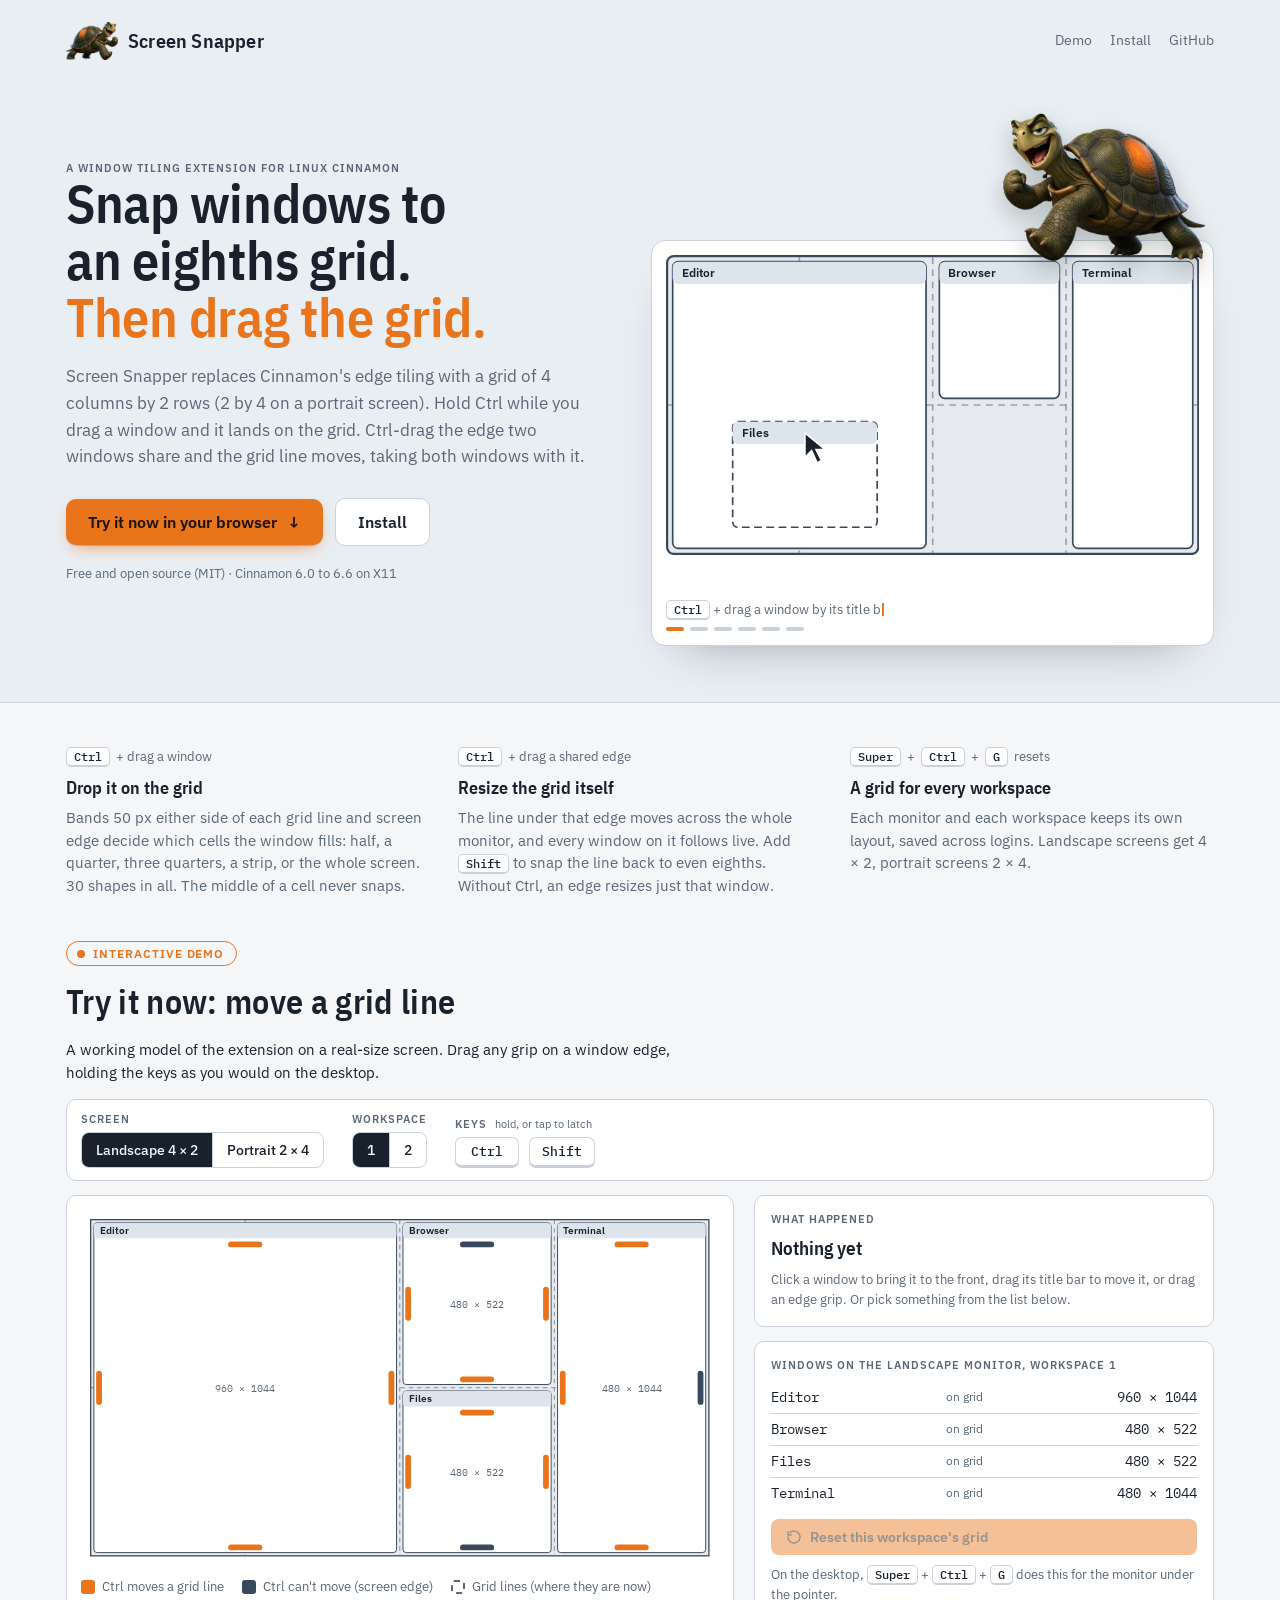
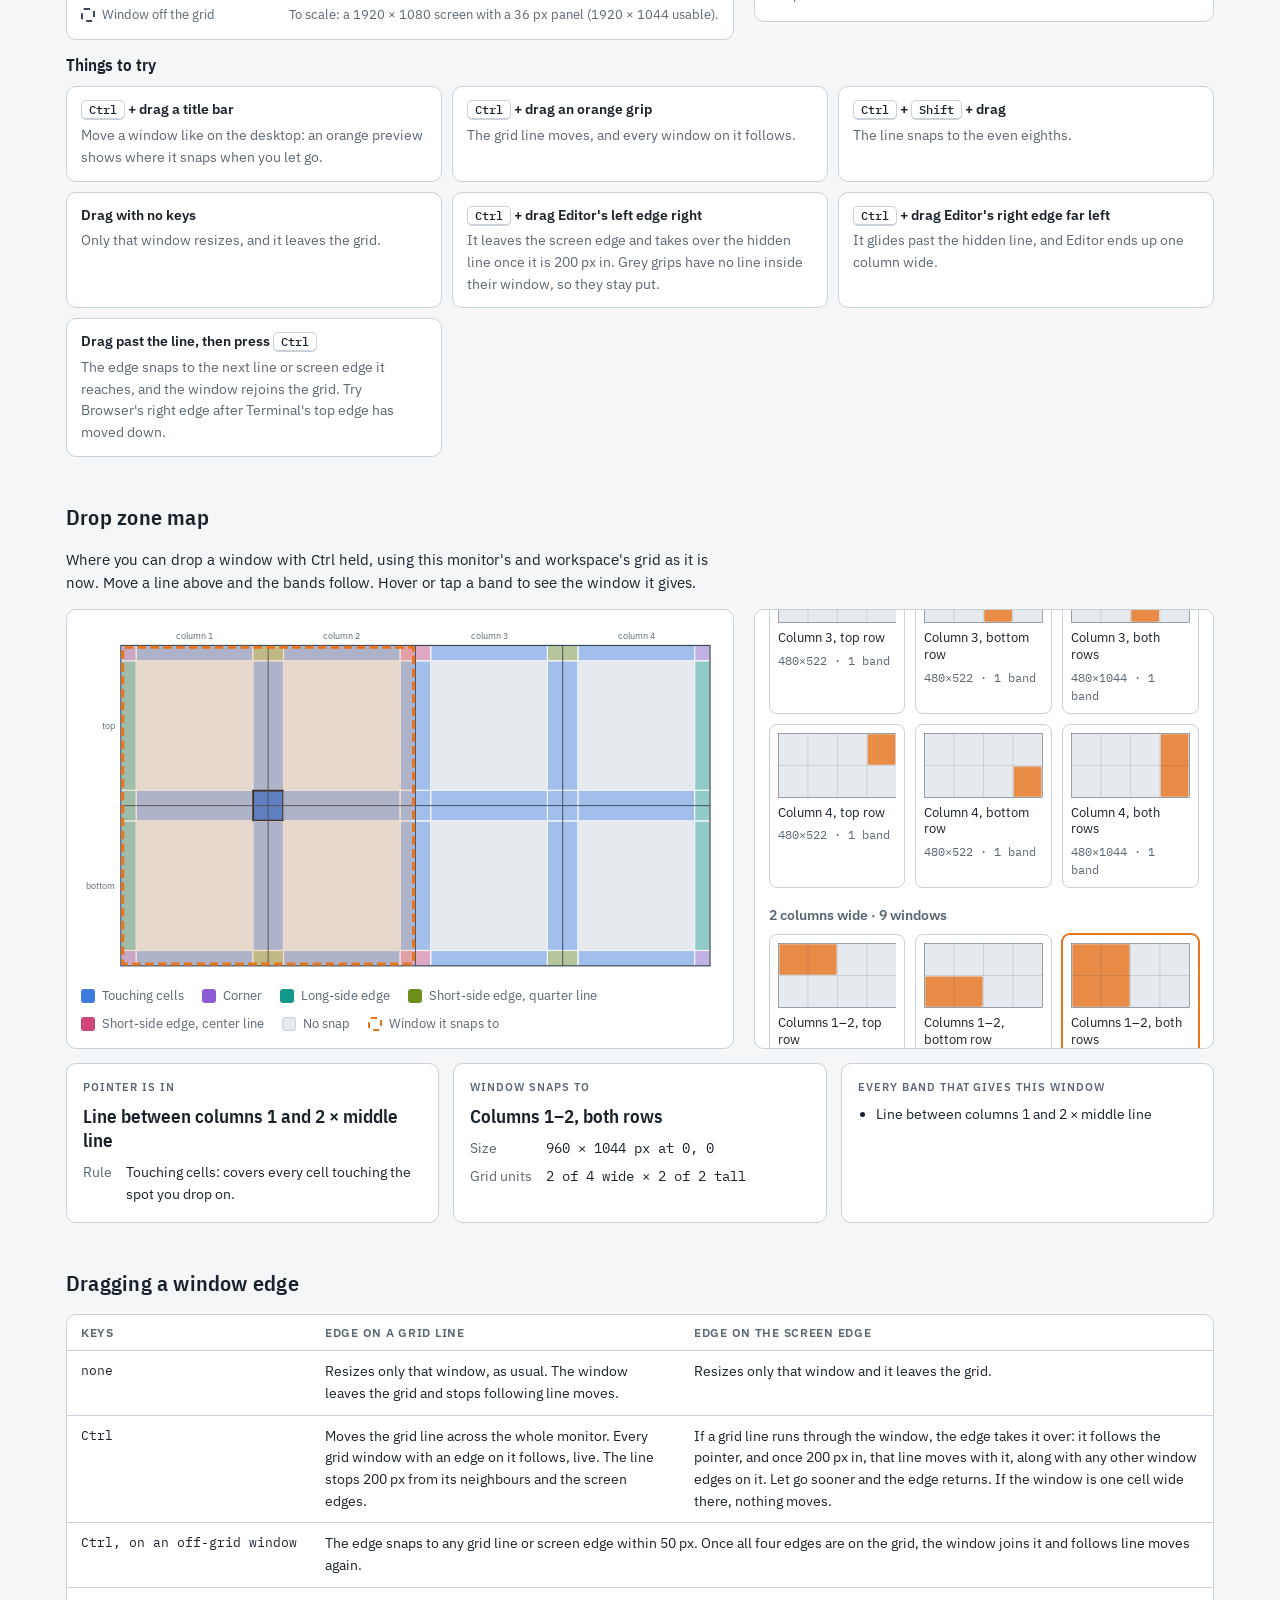
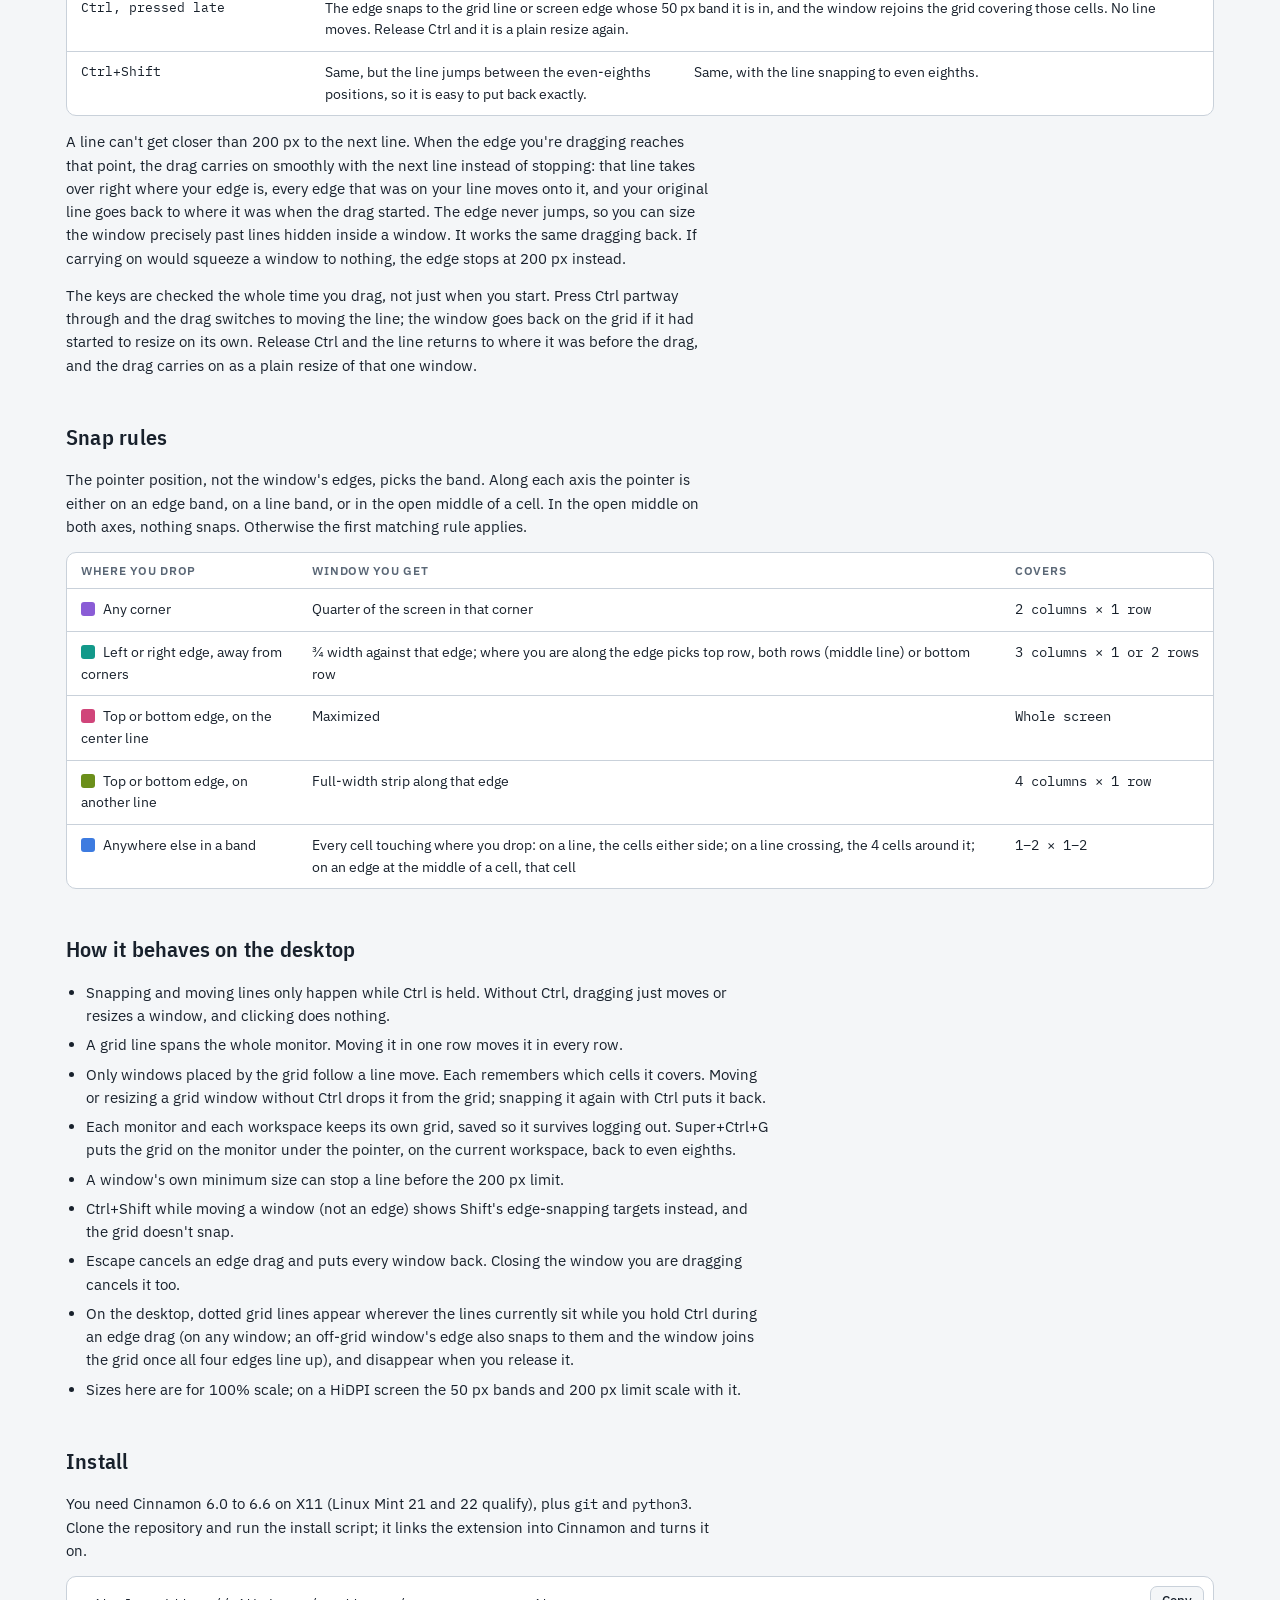
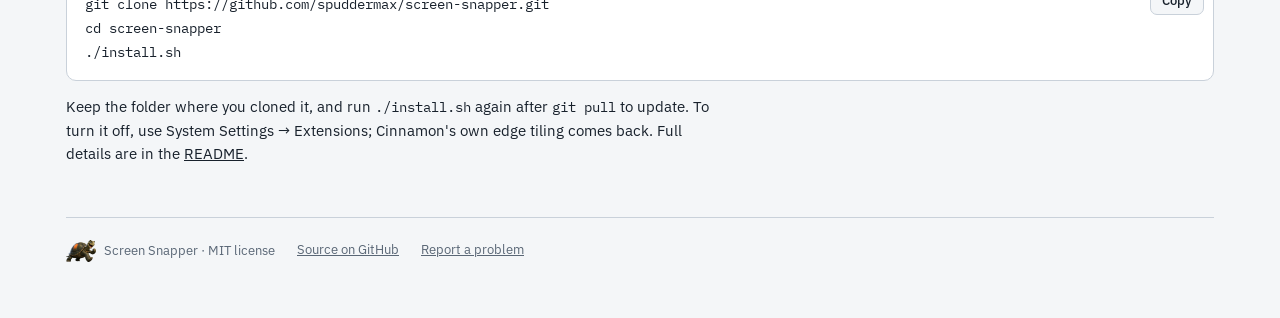
<file: docs/index.html>
<!doctype html>
<html lang="en">
<meta charset="utf-8">
<meta name="viewport" content="width=device-width, initial-scale=1, viewport-fit=cover">
<title>Screen Snapper</title>
<meta name="description" content="A Cinnamon extension that snaps windows to an eighths grid with Ctrl-drag, and lets you resize the grid by Ctrl-dragging the edges windows share. Try it live in your browser.">
<link rel="icon" type="image/png" href="[data-uri]">
<meta name="claude:viewport-fit-sides" content="cover">
<link rel="preconnect" href="https://fonts.googleapis.com">
<link rel="stylesheet" href="https://fonts.googleapis.com/css2?family=IBM+Plex+Mono:wght@400;500&family=IBM+Plex+Sans:wght@400;500;600&family=IBM+Plex+Sans+Condensed:wght@600&display=swap">
<style>
/* Layout: landing page. A full-bleed hero (logo, pitch, animated grid), three feature points, then the live demo badged as interactive, followed by the drop zone map with the 30-window catalogue scrolling beside it (same height) and the readout cards below, then rules and how it all behaves. */
:root {
  --bg: #f4f6f8;
  --panel: #ffffff;
  --fg: #18212c;
  --muted: #5a6776;
  --line: #c9d1da;
  --grid: #39485a;
  --free: #e6eaef;
  --win: #ffffff;
  --win-bar: #dde4ec;
  --touch: #3d7be0;
  --corner: #8a5cd6;
  --edge: #12998a;
  --strip: #6b8f1a;
  --max: #d0457a;
  --result: #e8741c;
  --blocked: #c23a3a;
  --hero-bg: #e9eef3;
  --on-accent: #1d1206;
  --font-display: "IBM Plex Sans Condensed", "Arial Narrow", system-ui, sans-serif;
  --font-body: "IBM Plex Sans", system-ui, -apple-system, "Segoe UI", sans-serif;
  --font-mono: "IBM Plex Mono", ui-monospace, "SFMono-Regular", Menlo, monospace;
}
@media (prefers-color-scheme: dark) {
  :root:not([data-theme="light"]) {
    --bg: #11161d; --panel: #18202a; --fg: #e3e9f0; --muted: #96a3b3; --line: #2c3845;
    --grid: #aab8c8; --free: #1d2631; --win: #243040; --win-bar: #2f3d50; --touch: #5b95f2; --corner: #a984ec;
    --edge: #2bbcaa; --strip: #95bb3a; --max: #ee6b9b; --result: #ff9640; --blocked: #f06464; --hero-bg: #172029; --on-accent: #1d1206; color-scheme: dark;
  }
}
:root[data-theme="dark"] {
  --bg: #11161d; --panel: #18202a; --fg: #e3e9f0; --muted: #96a3b3; --line: #2c3845;
  --grid: #aab8c8; --free: #1d2631; --win: #243040; --win-bar: #2f3d50; --touch: #5b95f2; --corner: #a984ec;
  --edge: #2bbcaa; --strip: #95bb3a; --max: #ee6b9b; --result: #ff9640; --blocked: #f06464; --hero-bg: #172029; --on-accent: #1d1206; color-scheme: dark;
}
*, *::before, *::after { box-sizing: border-box; }
body {
  margin: 0;
  background: var(--bg); color: var(--fg); font-family: var(--font-body); font-size: 15px; line-height: 1.55;
  padding-block: 0 56px;
}
.gutter { padding-left: max(16px, env(safe-area-inset-left, 0px)); padding-right: max(16px, env(safe-area-inset-right, 0px)); }
.wrap { max-width: 1180px; margin: 44px auto 0; display: flex; flex-direction: column; gap: 44px; }
h1, h2 { font-family: var(--font-display); font-weight: 600; text-wrap: balance; margin: 0; letter-spacing: 0.01em; }
h1 { font-size: 2rem; line-height: 1.15; }
h2 { font-size: 1.35rem; }
p { margin: 0; max-width: 72ch; }
.lede { color: var(--muted); margin-top: 8px; }
.mono { font-family: var(--font-mono); font-variant-numeric: tabular-nums; }
section { display: flex; flex-direction: column; gap: 14px; }
header { display: flex; flex-direction: column; gap: 14px; }

.toolbar { display: flex; flex-wrap: wrap; gap: 10px 14px; align-items: center; }
.seg { display: inline-flex; border: 1px solid var(--line); border-radius: 8px; overflow: hidden; background: var(--panel); }
.seg button {
  font: 500 14px var(--font-body); color: var(--fg); background: transparent; border: 0;
  padding: 8px 14px; cursor: pointer;
}
.seg button + button { border-left: 1px solid var(--line); }
.seg button[aria-pressed="true"] { background: var(--fg); color: var(--bg); }
.btn {
  font: 500 14px var(--font-body); color: var(--fg); background: var(--panel); border: 1px solid var(--line);
  border-radius: 8px; padding: 8px 14px; cursor: pointer;
}
.btn:disabled { opacity: .45; cursor: default; }
.btn-accent { display: inline-flex; align-items: center; gap: 8px; font-weight: 600; background: var(--result); color: var(--on-accent); border-color: transparent; box-shadow: 0 1px 0 rgba(0,0,0,.15), 0 6px 18px -8px var(--result); }
.btn-accent:not(:disabled):hover { filter: brightness(1.06); }
.btn-accent:disabled { box-shadow: none; }
.btn-accent svg { width: 16px; height: 16px; flex: none; }
.btn.btn-accent:focus-visible { outline-color: var(--fg); }
.key {
  font: 500 13px var(--font-mono); color: var(--fg); background: var(--panel); border: 1px solid var(--line);
  border-bottom-width: 3px; border-radius: 7px; padding: 5px 12px; cursor: pointer; min-width: 64px;
}
.key[aria-pressed="true"], .key.held { background: var(--result); border-color: var(--result); color: #fff; }
.seg button:focus-visible, .btn:focus-visible, .key:focus-visible, .zone:focus-visible, .mini:focus-visible, .grip:focus-visible { outline: 3px solid var(--result); outline-offset: 2px; }
.monitor-note, .hint { color: var(--muted); font-size: 13px; }

.map-box { flex: 1 1 560px; min-width: 0; background: var(--panel); border: 1px solid var(--line); border-radius: 10px; padding: 14px; margin: 0; display: flex; flex-direction: column; gap: 12px; }
.map-box svg { display: block; width: 100%; height: auto; max-height: 74vh; margin: 0 auto; touch-action: none; user-select: none; -webkit-user-select: none; }
.card { background: var(--panel); border: 1px solid var(--line); border-radius: 10px; padding: 16px; display: flex; flex-direction: column; gap: 10px; }
.card.blocked { border-color: var(--blocked); }
.card.blocked .result-title { color: var(--blocked); }
.kv { display: grid; grid-template-columns: max-content 1fr; gap: 6px 14px; font-size: 14px; margin: 0; }
.kv dt { color: var(--muted); }
.kv dd { margin: 0; min-width: 0; }
.eyebrow { font: 600 11px var(--font-body); letter-spacing: 0.09em; text-transform: uppercase; color: var(--muted); }
.result-title { font-family: var(--font-display); font-size: 1.2rem; font-weight: 600; line-height: 1.25; }
.zonelist { margin: 0; padding-left: 18px; font-size: 14px; }
.wins { width: 100%; font-size: 13.5px; border-collapse: collapse; }
.wins td { padding: 5px 0; border-bottom: 1px solid var(--line); }
.wins tr:last-child td { border-bottom: 0; }
.wins td:nth-child(2) { color: var(--muted); font-family: var(--font-body); font-size: 12px; text-align: center; }
.wins td:last-child { text-align: right; }
.wins tr.changed td { color: var(--result); font-weight: 500; }
.wins tbody tr { cursor: pointer; }
.wins tbody tr:hover td { background: color-mix(in srgb, var(--result) 7%, transparent); }
.wins tbody tr.focused td { background: color-mix(in srgb, var(--result) 16%, transparent); font-weight: 600; }
.wins tr.focused td:first-child { box-shadow: inset 3px 0 0 var(--result); padding-left: 8px; border-radius: 4px 0 0 4px; }
.wins tr.focused td:last-child { padding-right: 8px; border-radius: 0 4px 4px 0; }
.keys-row { display: flex; flex-wrap: wrap; align-items: center; gap: 8px 10px; }

.legend { display: flex; flex-wrap: wrap; gap: 8px 18px; font-size: 13px; color: var(--muted); }
.legend span { display: inline-flex; align-items: center; gap: 7px; }
.sw { width: 14px; height: 14px; border-radius: 3px; display: inline-block; }

.zone { cursor: pointer; }
.grip { cursor: ew-resize; }
#demo .titlebar { cursor: grab; }
#demo line { pointer-events: none; }
#demo.moving, #demo.moving * { cursor: grabbing; }
.grip.ns { cursor: ns-resize; }

table.rules { border-collapse: collapse; width: 100%; font-size: 14px; }
.table-wrap { overflow-x: auto; background: var(--panel); border: 1px solid var(--line); border-radius: 10px; }
.rules th, .rules td { text-align: left; padding: 10px 14px; border-bottom: 1px solid var(--line); vertical-align: top; }
.rules th { font: 600 12px var(--font-body); letter-spacing: 0.06em; text-transform: uppercase; color: var(--muted); }
.rules tr:last-child td { border-bottom: 0; }
.rules td .sw { vertical-align: -2px; margin-right: 8px; }
.rules td.k { white-space: nowrap; font-family: var(--font-mono); font-size: 13px; }

/* Try-it-now controls: one bar with labelled groups. */
.control-bar { display: flex; flex-wrap: wrap; gap: 12px 28px; align-items: flex-end; background: var(--panel); border: 1px solid var(--line); border-radius: 10px; padding: 12px 14px; }
.ctl { display: flex; flex-direction: column; gap: 6px; }
.ctl-label { font: 600 11px var(--font-body); letter-spacing: .09em; text-transform: uppercase; color: var(--muted); }
.ctl-sub { text-transform: none; letter-spacing: 0; font-weight: 400; margin-left: 4px; }
.map-box .legend .monitor-note { margin-left: auto; }
/* A side column that takes its height from the figure beside it. */
.fill-panel { position: relative; min-width: 0; min-height: 360px; }
.fill { position: absolute; inset: 0; overflow-y: auto; overscroll-behavior: contain; display: flex; flex-direction: column; gap: 14px; }
.things { display: flex; flex-direction: column; gap: 10px; }
.things-title { margin: 0; font: 600 1.05rem var(--font-display); }
.things-grid { list-style: none; margin: 0; padding: 0; display: grid; grid-template-columns: repeat(3, minmax(0, 1fr)); gap: 10px; }
.things-grid li { background: var(--panel); border: 1px solid var(--line); border-radius: 10px; padding: 12px 14px; display: flex; flex-direction: column; gap: 4px; font-size: 14px; color: var(--muted); min-width: 0; }
.things-grid .do { color: var(--fg); font-weight: 600; }
@media (max-width: 860px) {
  .things-grid { grid-template-columns: 1fr; }
  .fill-panel { min-height: 0; }
  .fill { position: static; }
}
/* Map with the catalogue beside it: the map sets the row height, and the
   catalogue scrolls within it. Stacks on narrow screens. */
.map-layout { display: grid; grid-template-columns: minmax(0, 1.45fr) minmax(0, 1fr); gap: 20px; }
.cat-panel { position: relative; min-width: 0; min-height: 360px; }
.cat-scroll { position: absolute; inset: 0; overflow-y: auto; overscroll-behavior: contain; background: var(--panel); border: 1px solid var(--line); border-radius: 10px; padding: 14px 14px 18px; display: flex; flex-direction: column; gap: 10px; }
.cat-scroll:focus-visible { outline: 3px solid var(--result); outline-offset: 2px; }
.cat-title { margin: 0; font: 600 1.05rem var(--font-display); }
#catalogue { display: flex; flex-direction: column; gap: 18px; }
.readout-row { display: grid; grid-template-columns: repeat(3, minmax(0, 1fr)); gap: 14px; }
@media (max-width: 860px) {
  .map-layout, .readout-row { grid-template-columns: 1fr; }
  .cat-panel { min-height: 0; }
  .cat-scroll { position: static; max-height: 70vh; }
}
.cat { display: flex; flex-direction: column; gap: 10px; }
.cat h3 { margin: 0; font: 600 14px var(--font-body); color: var(--muted); }
.minis { display: grid; grid-template-columns: repeat(auto-fill, minmax(128px, 1fr)); gap: 10px; }
.mini {
  background: var(--panel); border: 1px solid var(--line); border-radius: 8px; padding: 8px; cursor: pointer;
  display: flex; flex-direction: column; gap: 6px; text-align: left; font: inherit; color: inherit;
}
.mini[aria-pressed="true"] { border-color: var(--result); box-shadow: 0 0 0 1px var(--result); }
.mini svg { width: 100%; height: auto; display: block; }
.mini .cap { font-size: 12.5px; line-height: 1.35; }
.mini .px { font-size: 11.5px; color: var(--muted); }
.minis.portrait { grid-template-columns: repeat(auto-fill, minmax(96px, 1fr)); }
.notes { margin: 0; padding-left: 20px; display: flex; flex-direction: column; gap: 6px; max-width: 78ch; }

/* ---- Landing ---- */
.hero { background: var(--hero-bg); border-bottom: 1px solid var(--line);
  margin-top: calc(-1 * env(safe-area-inset-top, 0px)); padding-top: calc(env(safe-area-inset-top, 0px) + 22px); padding-bottom: 56px; }
.hero-in { max-width: 1180px; margin: 0 auto; display: flex; flex-direction: column; gap: 40px; }
.topbar { display: flex; align-items: center; justify-content: space-between; gap: 16px; flex-wrap: wrap; }
.brand { display: inline-flex; align-items: center; gap: 10px; font: 600 1.25rem var(--font-display); letter-spacing: .01em; color: var(--fg); text-decoration: none; }
.logo { width: 52px; height: auto; flex: none; }
.toplinks { display: flex; gap: 18px; font-size: 14px; }
.toplinks a { color: var(--muted); text-decoration: none; }
.toplinks a:hover { color: var(--fg); }
.hero-grid { display: grid; grid-template-columns: minmax(0, 1fr) minmax(0, 1.05fr); gap: 48px; align-items: center; }
@media (max-width: 860px) { .hero-grid { grid-template-columns: 1fr; gap: 32px; } }
.hero h1 { font-size: clamp(2.2rem, 4.6vw, 3.4rem); line-height: 1.04; letter-spacing: -.005em; }
.hero h1 em { font-style: normal; color: var(--result); }
.hero .lede { font-size: 1.08rem; margin-top: 18px; color: var(--muted); max-width: 52ch; }
.cta { display: flex; flex-wrap: wrap; gap: 12px; margin-top: 28px; align-items: center; }
.btn-primary, .btn-ghost { font: 600 16px var(--font-body); border-radius: 10px; padding: 13px 22px; text-decoration: none; display: inline-flex; align-items: center; gap: 10px; }
.btn-primary { background: var(--result); color: var(--on-accent); box-shadow: 0 1px 0 rgba(0,0,0,.15), 0 6px 18px -8px var(--result); }
.btn-primary:hover { filter: brightness(1.06); }
.btn-ghost { color: var(--fg); border: 1px solid var(--line); background: var(--panel); }
.btn-primary:focus-visible, .btn-ghost:focus-visible, .toplinks a:focus-visible, .copy:focus-visible { outline: 3px solid var(--fg); outline-offset: 3px; }
.meta { margin-top: 18px; font-size: 13px; color: var(--muted); }
.hero-art { position: relative; margin: 0; background: var(--panel); border: 1px solid var(--line); border-radius: 14px; padding: 14px; box-shadow: 0 24px 48px -32px rgba(20, 30, 45, .45); }
.hero-art > svg:not(.mascot) { display: block; width: 100%; height: auto; }
/* Snappy, the mascot, stands on the demo screen's top edge. */
.hero-art > .mascot { position: absolute; width: clamp(150px, 36%, 220px); height: auto; right: 8px; top: -10px; transform: translateY(-80%) scaleX(-1); filter: drop-shadow(0 10px 12px rgba(20, 30, 20, .25)); pointer-events: none; }
.hero-art { margin-top: 140px; }
@media (max-width: 860px) { .hero-art { margin-top: 120px; } }
.hero-art figcaption { margin-top: 4px; font-size: 13px; line-height: 1.6; color: var(--muted); }
.hero-art > svg:not(.mascot) { position: relative; z-index: 1; }
.hero-art > .mascot { z-index: 2; }
.hero-art #hero-cap { display: block; position: relative; z-index: 0; height: 4.8em; overflow: hidden; }
.hero-art .hero-stack { position: absolute; left: 0; right: 0; bottom: 0; }
.hero-art .hero-line { display: block; }
.hero-steps { display: flex; gap: 6px; margin-top: 6px; }
.hero-steps i { width: 18px; height: 4px; border-radius: 2px; background: var(--line); transition: background .3s; }
.hero-steps i.on { background: var(--result); }
.hero-art .caret { display: inline-block; width: 2px; height: 1.05em; margin-left: 1px; vertical-align: -.15em; background: var(--result); animation: caret-blink 1s steps(1) infinite; }
@keyframes caret-blink { 50% { opacity: 0; } }
code { font: .92em var(--font-mono); }
kbd { font: 500 12px var(--font-mono); border: 1px solid var(--line); border-bottom-width: 2px; border-radius: 5px; padding: 1px 7px; background: var(--panel); color: var(--fg); white-space: nowrap; }

.features { display: grid; grid-template-columns: repeat(3, minmax(0, 1fr)); gap: 28px; }
@media (max-width: 860px) { .features { grid-template-columns: 1fr; gap: 22px; } }
.feature { display: flex; flex-direction: column; gap: 8px; min-width: 0; }
.feature .keys { display: flex; gap: 6px; align-items: center; color: var(--muted); font-size: 13px; }
.feature h3 { margin: 0; font: 600 1.15rem var(--font-display); }
.feature p { color: var(--muted); font-size: 14.5px; }

.try-head { display: flex; flex-direction: column; gap: 10px; }
.live { display: inline-flex; align-items: center; gap: 8px; align-self: flex-start; font: 600 12px var(--font-body); letter-spacing: .08em; text-transform: uppercase;
  color: var(--result); border: 1px solid var(--result); border-radius: 999px; padding: 4px 12px 4px 10px; }
.live .dot { width: 8px; height: 8px; border-radius: 50%; background: var(--result); animation: pulse 1.8s ease-in-out infinite; }
@keyframes pulse { 50% { opacity: .25; } }
#try h2 { font-size: clamp(1.6rem, 3vw, 2.1rem); }
#try { scroll-margin-top: 16px; }

.install pre { margin: 0; background: var(--panel); border: 1px solid var(--line); border-radius: 10px; padding: 16px 18px; overflow-x: auto; font: 14px/1.7 var(--font-mono); }
.install .code { position: relative; }
.copy { position: absolute; top: 10px; right: 10px; font: 500 13px var(--font-body); color: var(--fg); background: var(--bg); border: 1px solid var(--line); border-radius: 7px; padding: 5px 11px; cursor: pointer; }
.install a { color: var(--fg); }
.footer { border-top: 1px solid var(--line); margin-top: 8px; padding-top: 22px; color: var(--muted); font-size: 13px; display: flex; flex-wrap: wrap; gap: 8px 22px; }
.footer a { color: var(--muted); }
.foot-brand { display: inline-flex; align-items: center; gap: 8px; }
.foot-turtle { width: 30px; height: auto; }
@media (prefers-reduced-motion: reduce) { .live .dot { animation: none; } html { scroll-behavior: auto; } }
html { scroll-behavior: smooth; }
</style>

<header class="hero">
  <div class="hero-in gutter">
    <div class="topbar">
      <a class="brand" href="#top" id="top"><img class="logo" src="[data-uri]" alt="" width="52" height="38">Screen Snapper</a>
      <nav class="toplinks" aria-label="Page">
        <a href="#try">Demo</a>
        <a href="#install">Install</a>
        <a href="https://github.com/spuddermax/screen-snapper">GitHub</a>
      </nav>
    </div>
    <div class="hero-grid">
      <div>
        <p class="eyebrow">A window tiling extension for Linux Cinnamon</p>
        <h1>Snap windows to an eighths grid. <em>Then drag the grid.</em></h1>
        <p class="lede">Screen Snapper replaces Cinnamon's edge tiling with a grid of 4 columns by 2 rows (2 by 4 on a portrait screen). Hold Ctrl while you drag a window and it lands on the grid. Ctrl-drag the edge two windows share and the grid line moves, taking both windows with it.</p>
        <div class="cta">
          <a class="btn-primary" href="#try">Try it now in your browser <span aria-hidden="true">↓</span></a>
          <a class="btn-ghost" href="#install">Install</a>
        </div>
        <p class="meta">Free and open source (MIT) · Cinnamon 6.0 to 6.6 on X11</p>
      </div>
      <figure class="hero-art">
        <img class="mascot" src="images/snappy-turtle.webp" width="1120" height="812" alt="Snappy, the Screen Snapper mascot: a grinning snapping turtle with an orange patch on its shell, pumping a fist">
        <svg id="hero-svg" viewBox="0 0 480 270" role="img" aria-label="Animation of Screen Snapper on a 4 by 2 grid: a window is dragged with Ctrl and snaps into a cell; a shared edge moves a grid line and the windows on it follow; Ctrl+Shift jumps the line back to the even eighths; an edge on the screen edge takes over the middle line; an off-grid window's edge snaps back onto the grid; and Super+Ctrl+G resets the grid."></svg>
        <figcaption><span id="hero-cap"></span><span class="hero-steps" id="hero-steps" aria-hidden="true"></span></figcaption>
      </figure>
    </div>
  </div>
</header>

<div class="wrap gutter">
  <section class="features" aria-label="Features">
    <div class="feature">
      <div class="keys"><kbd>Ctrl</kbd> + drag a window</div>
      <h3>Drop it on the grid</h3>
      <p>Bands 50 px either side of each grid line and screen edge decide which cells the window fills: half, a quarter, three quarters, a strip, or the whole screen. 30 shapes in all. The middle of a cell never snaps.</p>
    </div>
    <div class="feature">
      <div class="keys"><kbd>Ctrl</kbd> + drag a shared edge</div>
      <h3>Resize the grid itself</h3>
      <p>The line under that edge moves across the whole monitor, and every window on it follows live. Add <kbd>Shift</kbd> to snap the line back to even eighths. Without Ctrl, an edge resizes just that window.</p>
    </div>
    <div class="feature">
      <div class="keys"><kbd>Super</kbd> + <kbd>Ctrl</kbd> + <kbd>G</kbd> resets</div>
      <h3>A grid for every workspace</h3>
      <p>Each monitor and each workspace keeps its own layout, saved across logins. Landscape screens get 4 × 2, portrait screens 2 × 4.</p>
    </div>
  </section>

  <section id="try" aria-labelledby="demo-h">
    <div class="try-head">
      <span class="live"><span class="dot" aria-hidden="true"></span>Interactive demo</span>
      <h2 id="demo-h">Try it now: move a grid line</h2>
      <p>A working model of the extension on a real-size screen. Drag any grip on a window edge, holding the keys as you would on the desktop.</p>
    </div>

    <div class="control-bar">
      <div class="ctl">
        <span class="ctl-label" id="lbl-screen">Screen</span>
        <div class="seg" role="group" aria-labelledby="lbl-screen">
          <button id="btn-landscape" type="button" aria-pressed="true">Landscape 4 × 2</button>
          <button id="btn-portrait" type="button" aria-pressed="false">Portrait 2 × 4</button>
        </div>
      </div>
      <div class="ctl">
        <span class="ctl-label" id="lbl-ws">Workspace</span>
        <div class="seg" role="group" aria-labelledby="lbl-ws">
          <button id="btn-ws0" type="button" aria-pressed="true">1</button>
          <button id="btn-ws1" type="button" aria-pressed="false">2</button>
        </div>
      </div>
      <div class="ctl">
        <span class="ctl-label">Keys <span class="ctl-sub">hold, or tap to latch</span></span>
        <div class="keys-row">
          <button class="key" id="key-ctrl" type="button" aria-pressed="false">Ctrl</button>
          <button class="key" id="key-shift" type="button" aria-pressed="false">Shift</button>
        </div>
      </div>
    </div>

    <div class="map-layout">
      <figure class="map-box">
        <svg id="demo" role="img" aria-label="Example screen with windows snapped into the grid. Each window edge has a grip to drag."></svg>
        <figcaption class="legend">
          <span><i class="sw" style="background:var(--result)"></i>Ctrl moves a grid line</span>
          <span><i class="sw" style="background:var(--grid)"></i>Ctrl can't move (screen edge)</span>
          <span><i class="sw" style="border:2px dashed var(--muted)"></i>Grid lines (where they are now)</span>
          <span><i class="sw" style="border:2px dashed var(--grid)"></i>Window off the grid</span>
          <span class="monitor-note" id="monitor-note"></span>
        </figcaption>
      </figure>
      <div class="fill-panel">
        <div class="fill">
          <div class="card" id="d-card" aria-live="polite">
            <div class="eyebrow">What happened</div>
            <div id="d-title" class="result-title">Nothing yet</div>
            <div id="d-detail" class="hint">Click a window to bring it to the front, drag its title bar to move it, or drag an edge grip. Or pick something from the list below.</div>
          </div>
          <div class="card">
            <div class="eyebrow" id="d-wins-h">Windows</div>
            <table class="wins mono"><tbody id="d-wins"></tbody></table>
            <button class="btn btn-accent" id="d-reset" type="button"><svg viewBox="0 0 24 24" fill="none" stroke="currentColor" stroke-width="2.2" stroke-linecap="round" stroke-linejoin="round" aria-hidden="true"><path d="M3 12a9 9 0 1 0 3-6.7"/><path d="M3 4v5h5"/></svg>Reset this workspace's grid</button>
            <span class="hint">On the desktop, <kbd>Super</kbd> + <kbd>Ctrl</kbd> + <kbd>G</kbd> does this for the monitor under the pointer.</span>
          </div>
        </div>
      </div>
    </div>

    <div class="things">
      <h3 class="things-title">Things to try</h3>
      <ul class="things-grid">
        <li><span class="do"><kbd>Ctrl</kbd> + drag a title bar</span><span>Move a window like on the desktop: an orange preview shows where it snaps when you let go.</span></li>
        <li><span class="do"><kbd>Ctrl</kbd> + drag an orange grip</span><span>The grid line moves, and every window on it follows.</span></li>
        <li><span class="do"><kbd>Ctrl</kbd> + <kbd>Shift</kbd> + drag</span><span>The line snaps to the even eighths.</span></li>
        <li><span class="do">Drag with no keys</span><span>Only that window resizes, and it leaves the grid.</span></li>
        <li><span class="do"><kbd>Ctrl</kbd> + drag Editor's left edge right</span><span>It leaves the screen edge and takes over the hidden line once it is 200 px in. Grey grips have no line inside their window, so they stay put.</span></li>
        <li><span class="do"><kbd>Ctrl</kbd> + drag Editor's right edge far left</span><span>It glides past the hidden line, and Editor ends up one column wide.</span></li>
        <li><span class="do">Drag past the line, then press <kbd>Ctrl</kbd></span><span>The edge snaps to the next line or screen edge it reaches, and the window rejoins the grid. Try Browser's right edge after Terminal's top edge has moved down.</span></li>
      </ul>
    </div>
  </section>

  <section aria-labelledby="map-h">
    <h2 id="map-h">Drop zone map</h2>
    <p>Where you can drop a window with Ctrl held, using this monitor's and workspace's grid as it is now. Move a line above and the bands follow. Hover or tap a band to see the window it gives.</p>
    <div class="map-layout">
      <figure class="map-box">
        <svg id="map" role="img" aria-label="Drop zone map of one screen. Bands along each grid line and screen edge are drop zones; the open middle of each cell is free movement."></svg>
        <figcaption class="legend" id="legend"></figcaption>
      </figure>
      <div class="cat-panel">
        <div class="cat-scroll" id="cat-scroll" role="region" aria-labelledby="all-h" tabindex="0">
          <h3 id="all-h" class="cat-title">All 30 windows the grid allows</h3>
          <p id="all-intro" class="hint"></p>
          <div id="catalogue"></div>
        </div>
      </div>
    </div>
    <div class="readout-row" aria-live="polite">
        <div class="card">
          <div class="eyebrow">Pointer is in</div>
          <div id="r-zone" class="result-title"></div>
          <dl class="kv"><dt>Rule</dt><dd id="r-rule"></dd></dl>
        </div>
        <div class="card">
          <div class="eyebrow">Window snaps to</div>
          <div id="r-win" class="result-title"></div>
          <dl class="kv">
            <dt>Size</dt><dd id="r-size" class="mono"></dd>
            <dt>Grid units</dt><dd id="r-units" class="mono"></dd>
          </dl>
        </div>
        <div class="card">
          <div class="eyebrow">Every band that gives this window</div>
          <ul class="zonelist" id="r-others"></ul>
        </div>
    </div>
  </section>

  <section aria-labelledby="edge-h">
    <h2 id="edge-h">Dragging a window edge</h2>
    <div class="table-wrap">
      <table class="rules">
        <thead><tr><th>Keys</th><th>Edge on a grid line</th><th>Edge on the screen edge</th></tr></thead>
        <tbody>
          <tr><td class="k">none</td><td>Resizes only that window, as usual. The window leaves the grid and stops following line moves.</td><td>Resizes only that window and it leaves the grid.</td></tr>
          <tr><td class="k">Ctrl</td><td>Moves the grid line across the whole monitor. Every grid window with an edge on it follows, live. The line stops 200 px from its neighbours and the screen edges.</td><td>If a grid line runs through the window, the edge takes it over: it follows the pointer, and once 200 px in, that line moves with it, along with any other window edges on it. Let go sooner and the edge returns. If the window is one cell wide there, nothing moves.</td></tr>
          <tr><td class="k">Ctrl, on an off-grid window</td><td colspan="2">The edge snaps to any grid line or screen edge within 50 px. Once all four edges are on the grid, the window joins it and follows line moves again.</td></tr>
          <tr><td class="k">Ctrl, pressed late</td><td colspan="2">The edge snaps to the grid line or screen edge whose 50 px band it is in, and the window rejoins the grid covering those cells. No line moves. Release Ctrl and it is a plain resize again.</td></tr>
          <tr><td class="k">Ctrl+Shift</td><td>Same, but the line jumps between the even-eighths positions, so it is easy to put back exactly.</td><td>Same, with the line snapping to even eighths.</td></tr>
        </tbody>
      </table>
    </div>
    <p>A line can't get closer than 200 px to the next line. When the edge you're dragging reaches that point, the drag carries on smoothly with the next line instead of stopping: that line takes over right where your edge is, every edge that was on your line moves onto it, and your original line goes back to where it was when the drag started. The edge never jumps, so you can size the window precisely past lines hidden inside a window. It works the same dragging back. If carrying on would squeeze a window to nothing, the edge stops at 200 px instead.</p>
    <p>The keys are checked the whole time you drag, not just when you start. Press Ctrl partway through and the drag switches to moving the line; the window goes back on the grid if it had started to resize on its own. Release Ctrl and the line returns to where it was before the drag, and the drag carries on as a plain resize of that one window.</p>
  </section>

  <section aria-labelledby="rules-h">
    <h2 id="rules-h">Snap rules</h2>
    <p>The pointer position, not the window's edges, picks the band. Along each axis the pointer is either on an edge band, on a line band, or in the open middle of a cell. In the open middle on both axes, nothing snaps. Otherwise the first matching rule applies.</p>
    <div class="table-wrap">
      <table class="rules">
        <thead><tr><th>Where you drop</th><th>Window you get</th><th>Covers</th></tr></thead>
        <tbody id="rules-body"></tbody>
      </table>
    </div>
  </section>


  <section aria-labelledby="impl-h">
    <h2 id="impl-h">How it behaves on the desktop</h2>
    <ul class="notes">
      <li>Snapping and moving lines only happen while Ctrl is held. Without Ctrl, dragging just moves or resizes a window, and clicking does nothing.</li>
      <li>A grid line spans the whole monitor. Moving it in one row moves it in every row.</li>
      <li>Only windows placed by the grid follow a line move. Each remembers which cells it covers. Moving or resizing a grid window without Ctrl drops it from the grid; snapping it again with Ctrl puts it back.</li>
      <li>Each monitor and each workspace keeps its own grid, saved so it survives logging out. Super+Ctrl+G puts the grid on the monitor under the pointer, on the current workspace, back to even eighths.</li>
      <li>A window's own minimum size can stop a line before the 200 px limit.</li>
      <li>Ctrl+Shift while moving a window (not an edge) shows Shift's edge-snapping targets instead, and the grid doesn't snap.</li>
      <li>Escape cancels an edge drag and puts every window back. Closing the window you are dragging cancels it too.</li>
      <li>On the desktop, dotted grid lines appear wherever the lines currently sit while you hold Ctrl during an edge drag (on any window; an off-grid window's edge also snaps to them and the window joins the grid once all four edges line up), and disappear when you release it.</li>
      <li>Sizes here are for 100% scale; on a HiDPI screen the 50 px bands and 200 px limit scale with it.</li>
    </ul>
  </section>

  <section id="install" class="install" aria-labelledby="install-h">
    <h2 id="install-h">Install</h2>
    <p>You need Cinnamon 6.0 to 6.6 on X11 (Linux Mint 21 and 22 qualify), plus <code>git</code> and <code>python3</code>. Clone the repository and run the install script; it links the extension into Cinnamon and turns it on.</p>
    <div class="code">
      <pre id="install-cmd">git clone https://github.com/spuddermax/screen-snapper.git
cd screen-snapper
./install.sh</pre>
      <button class="copy" id="copy-install" type="button">Copy</button>
    </div>
    <p>Keep the folder where you cloned it, and run <code>./install.sh</code> again after <code>git pull</code> to update. To turn it off, use System Settings → Extensions; Cinnamon's own edge tiling comes back. Full details are in the <a href="https://github.com/spuddermax/screen-snapper#readme">README</a>.</p>
  </section>

  <footer class="footer">
    <span class="foot-brand"><img class="foot-turtle" src="[data-uri]" alt="" width="30" height="22">Screen Snapper · MIT license</span>
    <a href="https://github.com/spuddermax/screen-snapper">Source on GitHub</a>
    <a href="https://github.com/spuddermax/screen-snapper/issues">Report a problem</a>
  </footer>
</div>

<script>
const BAND = 50;
const MIN_CELL = 200;
const MIN_WIN = 150;
const SCREENS = {
  landscape: { w: 1920, h: 1044, long: 'x', note: 'To scale: a 1920 × 1080 screen with a 36 px panel (1920 × 1044 usable).' },
  portrait:  { w: 1080, h: 1920, long: 'y', note: 'To scale: a 1080 × 1920 screen turned sideways.' },
};
const LAYOUTS = {
  landscape: [
    [
      { name: 'Editor',   l: [1, 2], s: [1, 2] },
      { name: 'Browser',  l: [3, 3], s: [1, 1] },
      { name: 'Files',    l: [3, 3], s: [2, 2] },
      { name: 'Terminal', l: [4, 4], s: [1, 2] },
    ],
    [
      { name: 'Mail',     l: [1, 1], s: [1, 2] },
      { name: 'Calendar', l: [2, 4], s: [1, 1] },
      { name: 'Music',    l: [2, 3], s: [2, 2] },
      { name: 'Notes',    l: [4, 4], s: [2, 2] },
    ],
  ],
  portrait: [
    [
      { name: 'Browser',  l: [1, 2], s: [1, 2] },
      { name: 'Terminal', l: [3, 3], s: [1, 1] },
      { name: 'Notes',    l: [3, 3], s: [2, 2] },
      { name: 'Chat',     l: [4, 4], s: [1, 2] },
    ],
    [
      { name: 'Docs',     l: [1, 2], s: [1, 1] },
      { name: 'Chat',     l: [1, 2], s: [2, 2] },
      { name: 'Monitor',  l: [3, 4], s: [1, 2] },
    ],
  ],
};
const RULES = {
  touch:  { color: 'var(--touch)',  label: 'Touching cells' },
  corner: { color: 'var(--corner)', label: 'Corner' },
  edge:   { color: 'var(--edge)',   label: 'Long-side edge' },
  strip:  { color: 'var(--strip)',  label: 'Short-side edge, quarter line' },
  max:    { color: 'var(--max)',    label: 'Short-side edge, center line' },
};
const NS = 'http://www.w3.org/2000/svg';

let orient = 'landscape';
let ws = 0;

function defaultGrid(o) {
  const S = SCREENS[o];
  const L = S.long === 'x' ? S.w : S.h, Sh = S.long === 'x' ? S.h : S.w;
  return { long: [1, 2, 3].map(i => Math.round(i * L / 4)), short: [Math.round(Sh / 2)] };
}
function freshWorkspace(o, i) {
  return { grid: defaultGrid(o), wins: structuredClone(LAYOUTS[o][i]).map(w => ({ ...w, free: null })) };
}
// One grid per monitor per workspace.
const state = {};
for (const o of ['landscape', 'portrait']) state[o] = [0, 1].map(i => freshWorkspace(o, i));
const cur = () => state[orient][ws];
const G = () => cur().grid;

function el(tag, attrs, parent) {
  const e = document.createElementNS(NS, tag);
  for (const k in attrs) e.setAttribute(k, attrs[k]);
  if (parent) parent.appendChild(e);
  return e;
}
function lens() {
  const S = SCREENS[orient];
  return S.long === 'x' ? [S.w, S.h] : [S.h, S.w];
}
const posOf = (grid, axis) => { const [L, Sh] = lens(); return axis === 'long' ? [0, ...grid.long, L] : [0, ...grid.short, Sh]; };
const posLong = () => posOf(G(), 'long');
const posShort = () => posOf(G(), 'short');

function regions(p) {
  const n = p.length - 1;
  const out = [{ kind: 'edge', i: 0, a: 0, b: BAND }];
  for (let k = 1; k <= n; k++) {
    out.push({ kind: 'cell', i: k, a: p[k - 1] + BAND, b: p[k] - BAND });
    if (k < n) out.push({ kind: 'line', i: k, a: p[k] - BAND, b: p[k] + BAND });
  }
  out.push({ kind: 'edge', i: n, a: p[n] - BAND, b: p[n] });
  return out;
}
function coreSpan(c, n) {
  if (c.kind === 'cell') return [c.i, c.i];
  if (c.kind === 'line') return [c.i, c.i + 1];
  return c.i === 0 ? [1, 1] : [n, n];
}
function resolve(L, S) {
  const Le = L.kind === 'edge', Se = S.kind === 'edge';
  if (L.kind === 'cell' && S.kind === 'cell') return null;
  if (Le && Se) return { l: L.i === 0 ? [1, 2] : [3, 4], s: S.i === 0 ? [1, 1] : [2, 2], rule: 'corner' };
  if (Le) return { l: L.i === 0 ? [1, 3] : [2, 4], s: coreSpan(S, 2), rule: 'edge' };
  if (Se && L.kind === 'line') {
    if (L.i === 2) return { l: [1, 4], s: [1, 2], rule: 'max' };
    return { l: [1, 4], s: S.i === 0 ? [1, 1] : [2, 2], rule: 'strip' };
  }
  return { l: coreSpan(L, 4), s: coreSpan(S, 2), rule: 'touch' };
}
function axisRect(la, lb, sa, sb) {
  return SCREENS[orient].long === 'x' ? { x: la, y: sa, w: lb - la, h: sb - sa } : { x: sa, y: la, w: sb - sa, h: lb - la };
}
function rectFor(l, s) {
  const pl = posLong(), ps = posShort();
  return axisRect(pl[l[0] - 1], pl[l[1]], ps[s[0] - 1], ps[s[1]]);
}
const winRect = w => w.free || rectFor(w.l, w.s);

// ---- Names ----
const cap = s => s.charAt(0).toUpperCase() + s.slice(1);
function longName(c) {
  const land = orient === 'landscape', unit = land ? 'column' : 'row';
  if (c.kind === 'edge') return land ? (c.i === 0 ? 'left edge' : 'right edge') : (c.i === 0 ? 'top edge' : 'bottom edge');
  if (c.kind === 'cell') return `middle of ${unit} ${c.i}`;
  return `line between ${unit}s ${c.i} and ${c.i + 1}`;
}
function shortName(c) {
  const land = orient === 'landscape';
  if (c.kind === 'edge') return land ? (c.i === 0 ? 'top edge' : 'bottom edge') : (c.i === 0 ? 'left edge' : 'right edge');
  if (c.kind === 'cell') return land ? (c.i === 1 ? 'middle of top row' : 'middle of bottom row') : (c.i === 1 ? 'middle of left column' : 'middle of right column');
  return 'middle line';
}
function zoneName(z) {
  const parts = orient === 'landscape' ? [longName(z.L), shortName(z.S)] : [shortName(z.S), longName(z.L)];
  return cap(parts[0]) + ' × ' + parts[1];
}
function lineName(axis, idx) {
  const land = orient === 'landscape';
  if (axis === 'short') return land ? 'The middle line (between the rows)' : 'The middle line (between the columns)';
  return `The line between ${land ? 'columns' : 'rows'} ${idx + 1} and ${idx + 2}`;
}
function spanText(a, b, unit) { return a === b ? `${unit} ${a}` : `${unit}s ${a}–${b}`; }
function winName(r) {
  if (r.l[0] === 1 && r.l[1] === 4 && r.s[0] === 1 && r.s[1] === 2) return 'Whole screen (maximized)';
  const land = orient === 'landscape';
  const longPart = r.l[0] === 1 && r.l[1] === 4 ? (land ? 'full width' : 'full height') : spanText(r.l[0], r.l[1], land ? 'column' : 'row');
  const shortPart = land
    ? (r.s[0] === r.s[1] ? (r.s[0] === 1 ? 'top row' : 'bottom row') : 'both rows')
    : (r.s[0] === r.s[1] ? (r.s[0] === 1 ? 'left column' : 'right column') : 'both columns');
  return land ? `${cap(longPart)}, ${shortPart}` : `${cap(shortPart)}, ${longPart}`;
}
const keyOf = r => `${r.l[0]}-${r.l[1]}|${r.s[0]}-${r.s[1]}`;
function unitsText(r) {
  const a = r.l[1] - r.l[0] + 1, b = r.s[1] - r.s[0] + 1;
  return orient === 'landscape' ? `${a} of 4 wide × ${b} of 2 tall` : `${b} of 2 wide × ${a} of 4 tall`;
}
const sizeText = r => `${Math.round(r.w)} × ${Math.round(r.h)}`;

// Is a line on this axis drawn vertically?
const isVertical = axis => (axis === 'long') === (SCREENS[orient].long === 'x');

function gridLines(svg, grid, attrs) {
  const S = SCREENS[orient];
  for (const axis of ['long', 'short']) {
    for (const v of grid[axis]) {
      if (isVertical(axis)) el('line', { x1: v, y1: 0, x2: v, y2: S.h, ...attrs }, svg);
      else el('line', { x1: 0, y1: v, x2: S.w, y2: v, ...attrs }, svg);
    }
  }
}
const labelFont = () => orient === 'landscape' ? 30 : 34;
function text(svg, x, y, s, attrs = {}) {
  const e = el('text', { x, y, 'font-size': labelFont(), fill: 'var(--muted)', 'font-family': 'IBM Plex Sans, system-ui, sans-serif', ...attrs }, svg);
  e.textContent = s;
  return e;
}

// ================= Keys =================
const keys = { ctrl: false, shift: false };       // physical keys held
const latched = { ctrl: false, shift: false };    // on-page switches
const ctrlOn = e => !!(e && e.ctrlKey) || keys.ctrl || latched.ctrl;
const shiftOn = e => !!(e && e.shiftKey) || keys.shift || latched.shift;
function paintKeys() {
  for (const k of ['ctrl', 'shift']) {
    const b = document.getElementById('key-' + k);
    b.setAttribute('aria-pressed', String(latched[k]));
    b.classList.toggle('held', keys[k]);
  }
}
function onKey(e, down) {
  if (e.key !== 'Control' && e.key !== 'Shift') return;
  if (e.key === 'Control') keys.ctrl = down;
  if (e.key === 'Shift') keys.shift = down;
  if (e.repeat) return;
  paintKeys();
  keysChanged();
}
addEventListener('keydown', e => onKey(e, true));
addEventListener('keyup', e => onKey(e, false));
addEventListener('blur', () => { keys.ctrl = keys.shift = false; paintKeys(); keysChanged(); });
for (const k of ['ctrl', 'shift']) {
  document.getElementById('key-' + k).addEventListener('click', () => { latched[k] = !latched[k]; paintKeys(); keysChanged(); });
}

// ================= Demo: move a grid line =================
let drag = null;   // current drag, see startDrag
let startSizes = new Map();

// For a window side, which grid line it sits on, or 'outer', or null (off grid).
function sideInfo(w, side) {
  if (w.free) return null;
  const land = orient === 'landscape';
  const map = land
    ? { left: ['long', 0], right: ['long', 1], top: ['short', 0], bottom: ['short', 1] }
    : { top: ['long', 0], bottom: ['long', 1], left: ['short', 0], right: ['short', 1] };
  const [axis, end] = map[side];
  const span = axis === 'long' ? w.l : w.s;
  const n = axis === 'long' ? 4 : 2;
  if (end === 0) return span[0] > 1 ? { axis, idx: span[0] - 2 } : 'outer';
  return span[1] < n ? { axis, idx: span[1] - 1 } : 'outer';
}
function isOuter(w, side) {
  const S = SCREENS[orient], r = winRect(w);
  if (!w.free) return sideInfo(w, side) === 'outer';
  return (side === 'left' && r.x <= 0) || (side === 'top' && r.y <= 0) ||
    (side === 'right' && r.x + r.w >= S.w) || (side === 'bottom' && r.y + r.h >= S.h);
}

function drawDemo() {
  const S = SCREENS[orient];
  const svg = document.getElementById('demo');
  svg.innerHTML = '';
  const pad = 30;
  svg.setAttribute('viewBox', `${-pad} ${-pad} ${S.w + pad * 2} ${S.h + pad * 2}`);
  // The desktop: clicking empty space unfocuses every window.
  const desk = el('rect', { x: 0, y: 0, width: S.w, height: S.h, fill: 'var(--free)', stroke: 'var(--grid)', 'stroke-width': 4 }, svg);
  desk.addEventListener('pointerdown', () => {
    if (drag || moveDrag || !cur().focus) return;
    cur().focus = null;
    drawDemo();
  });

  // The grid lines where they are now, dashed. While Ctrl+Shift snaps a
  // line, the even-eighths positions it snaps to show too.
  const act = drag && drag.action;
  const snapping = act && act.kind === 'line' && act.snapped;
  if (snapping) {
    gridLines(svg, defaultGrid(orient), {
      stroke: 'var(--result)', 'stroke-width': 4, 'stroke-dasharray': '6 10', 'stroke-opacity': 0.8,
    });
  }
  gridLines(svg, G(), {
    stroke: 'var(--muted)', 'stroke-width': 3, 'stroke-dasharray': '14 12', 'stroke-opacity': 0.7,
  });

  if (act && act.kind === 'line') {
    const at = (act.axis === 'long' ? posLong() : posShort())[act.idx + 1];
    if (isVertical(act.axis)) el('rect', { x: at - 6, y: 0, width: 12, height: S.h, fill: 'var(--result)' }, svg);
    else el('rect', { x: 0, y: at - 6, width: S.w, height: 12, fill: 'var(--result)' }, svg);
  }

  const fs = labelFont(), g = 10;
  for (const w of cur().wins) {
    const r = { ...winRect(w) };
    if (looseEdge && looseEdge.name === w.name) {
      const v = looseEdge.v, sd = looseEdge.side;
      if (sd === 'left') { const R = r.x + r.w; r.x = Math.min(v, R - MIN_CELL); r.w = R - r.x; }
      if (sd === 'right') r.w = Math.max(v - r.x, MIN_CELL);
      if (sd === 'top') { const B = r.y + r.h; r.y = Math.min(v, B - MIN_CELL); r.h = B - r.y; }
      if (sd === 'bottom') r.h = Math.max(v - r.y, MIN_CELL);
    }
    const changed = (drag || moveDrag) && startSizes.get(w.name) !== sizeText(r);
    const focused = cur().focus === w.name;
    // Each window is a group, drawn in stacking order (last on top). Clicking
    // it focuses and raises it; its title bar moves it.
    const wg = el('g', { class: 'win' + (focused ? ' focused' : '') }, svg);
    el('rect', {
      x: r.x + g, y: r.y + g, width: r.w - 2 * g, height: r.h - 2 * g, rx: 10, fill: 'var(--win)',
      stroke: changed ? 'var(--result)' : focused ? 'var(--fg)' : 'var(--grid)', 'stroke-width': changed ? 6 : focused ? 4 : 3,
      ...(w.free ? { 'stroke-dasharray': '18 10' } : {}),
    }, wg);
    el('rect', { class: 'titlebar', x: r.x + g, y: r.y + g, width: r.w - 2 * g, height: fs * 1.6, rx: 10, fill: focused ? 'var(--result)' : 'var(--win-bar)' }, wg);
    text(wg, r.x + g + 18, r.y + g + fs * 1.12, w.name, { fill: focused ? 'var(--on-accent)' : 'var(--fg)', 'font-weight': 600, 'pointer-events': 'none' });
    text(wg, r.x + r.w / 2, r.y + r.h / 2 + fs * 0.4, sizeText(r), { 'text-anchor': 'middle', 'font-family': 'IBM Plex Mono, ui-monospace, monospace', fill: changed ? 'var(--result)' : 'var(--muted)', 'pointer-events': 'none' });
    if (w.free) text(wg, r.x + r.w / 2, r.y + r.h / 2 + fs * 1.6, 'off the grid', { 'text-anchor': 'middle', 'font-size': fs * 0.8, 'pointer-events': 'none' });
    wg.addEventListener('pointerdown', e => {
      if (e.target.closest('.grip') || drag || moveDrag) return;
      const onBar = e.target.classList.contains('titlebar');
      focusWin(w.name);
      if (onBar) startMove(e, w);
      else drawDemo();
    });

    // One grip per side, just inside the window.
    for (const side of ['left', 'right', 'top', 'bottom']) {
      const outer = isOuter(w, side) && !outerLine(w, side);
      const vert = side === 'left' || side === 'right';
      const inset = 26;
      const cx = side === 'left' ? r.x + inset : side === 'right' ? r.x + r.w - inset : r.x + r.w / 2;
      const cy = side === 'top' ? r.y + inset + fs * 1.7 : side === 'bottom' ? r.y + r.h - inset : r.y + r.h / 2;
      const len = Math.min(110, (vert ? r.h : r.w) * 0.35);
      const grp = el('g', { class: 'grip' + (vert ? '' : ' ns'), tabindex: '0', role: 'button', 'aria-label': `${w.name}, ${side} edge` }, wg);
      if (vert) {
        el('rect', { x: cx - 36, y: cy - len / 2 - 20, width: 72, height: len + 40, fill: 'transparent' }, grp);
        el('rect', { x: cx - 11, y: cy - len / 2, width: 22, height: len, rx: 11, fill: outer ? 'var(--grid)' : 'var(--result)', stroke: 'var(--win)', 'stroke-width': 4 }, grp);
      } else {
        el('rect', { x: cx - len / 2 - 20, y: cy - 36, width: len + 40, height: 72, fill: 'transparent' }, grp);
        el('rect', { x: cx - len / 2, y: cy - 11, width: len, height: 22, rx: 11, fill: outer ? 'var(--grid)' : 'var(--result)', stroke: 'var(--win)', 'stroke-width': 4 }, grp);
      }
      grp.addEventListener('pointerdown', e => { if (drag || moveDrag) return; focusWin(w.name); startDrag(e, w, side); });
      grp.addEventListener('keydown', e => keyDrag(e, w, side));
    }
  }
  // The snap preview while a window is moved with Ctrl, on top of everything.
  if (moveDrag && moveDrag.preview) {
    const r = rectFor(moveDrag.preview.l, moveDrag.preview.s);
    el('rect', { x: r.x + g, y: r.y + g, width: r.w - 2 * g, height: r.h - 2 * g, rx: 10, fill: 'var(--result)', 'fill-opacity': 0.18, stroke: 'var(--result)', 'stroke-width': 6, 'stroke-dasharray': '24 12', 'pointer-events': 'none' }, svg);
  }
  drawWinTable();
}

// ---- Windows as windows: focus, raise, and move by the title bar ----
let moveDrag = null;   // { name, startPt, pt, rect0, snapshot, preview }
function focusWin(name) {
  const st = cur();
  const i = st.wins.findIndex(w => w.name === name);
  if (i >= 0) st.wins.push(...st.wins.splice(i, 1));
  st.focus = name;
}

function startMove(e, w) {
  e.preventDefault();
  snapshotSizes();
  const pt = svgCoord(e);
  moveDrag = { name: w.name, startPt: pt, pt, rect0: { ...winRect(w) }, snapshot: structuredClone(cur()), preview: null, moved: false };
  const svg = document.getElementById('demo');
  svg.setPointerCapture(e.pointerId);
  svg.classList.add('moving');
  const move = ev => { moveDrag.pt = svgCoord(ev); applyMove(ev); };
  const up = ev => {
    svg.removeEventListener('pointermove', move);
    svg.removeEventListener('pointerup', up);
    svg.removeEventListener('pointercancel', up);
    svg.classList.remove('moving');
    finishMove(ev.type === 'pointerup' ? ev : null);
  };
  svg.addEventListener('pointermove', move);
  svg.addEventListener('pointerup', up);
  svg.addEventListener('pointercancel', up);
  applyMove(e);
}

// Recomputed from the start of the move each time, with the keys held now.
function applyMove(e) {
  const d = moveDrag, S = SCREENS[orient];
  state[orient][ws] = structuredClone(d.snapshot);
  const w = cur().wins.find(x => x.name === d.name);
  const dx = d.pt.x - d.startPt.x, dy = d.pt.y - d.startPt.y;
  if (Math.hypot(dx, dy) > 6) d.moved = true;
  if (d.moved) {
    // Like a real window: free to go partly off screen, but the title bar
    // stays reachable.
    const r = { ...d.rect0 };
    r.x = Math.round(Math.min(Math.max(r.x + dx, 120 - r.w), S.w - 120));
    r.y = Math.round(Math.min(Math.max(r.y + dy, 0), S.h - 80));
    w.free = r;
  }
  d.preview = null;
  if (ctrlOn(e)) {
    const land = orient === 'landscape';
    const px = Math.min(Math.max(d.pt.x, 0), S.w), py = Math.min(Math.max(d.pt.y, 0), S.h);
    const [lc, sc] = land ? [px, py] : [py, px];
    const L = regions(posLong()).find(z => lc >= z.a && lc <= z.b);
    const Sz = regions(posShort()).find(z => sc >= z.a && sc <= z.b);
    const res = L && Sz ? resolve(L, Sz) : null;
    if (res) d.preview = { l: res.l, s: res.s };
  }
  reportMove(w, d.preview ? 'preview' : ctrlOn(e) ? 'nosnap' : d.moved ? 'moved' : 'focus');
  drawDemo();
}

function finishMove(e) {
  const d = moveDrag;
  if (!d) return;
  const w = cur().wins.find(x => x.name === d.name);
  if (e && d.preview && ctrlOn(e)) {
    w.l = d.preview.l; w.s = d.preview.s; w.free = null;
    reportMove(w, 'snapped');
  } else if (d.moved) {
    reportMove(w, 'moved');
  }
  moveDrag = null;
  drawDemo();
  drawMap(true);
  drawCatalogue();
}

function reportMove(w, what) {
  document.getElementById('d-card').classList.remove('blocked');
  const t = document.getElementById('d-title'), det = document.getElementById('d-detail');
  const name = sp => winName(sp).toLowerCase();
  if (what === 'focus') {
    t.textContent = `${w.name} is in front`;
    det.textContent = 'Drag its title bar to move it. Hold Ctrl while moving to snap it into the grid.';
  } else if (what === 'moved') {
    t.textContent = `${w.name} moved`;
    det.textContent = 'Without Ctrl the window just moves, and it is off the grid now: it won\'t follow line moves. Hold Ctrl while moving to snap it back.';
  } else if (what === 'nosnap') {
    t.textContent = `${w.name}: no snap here`;
    det.textContent = 'Ctrl is held, but the open middle of a cell never snaps. Move the pointer into a band along a grid line or screen edge.';
  } else if (what === 'preview') {
    t.textContent = `Let go to snap ${w.name}`;
    det.textContent = `With Ctrl held, dropping here gives ${name(moveDrag.preview)}. Release Ctrl first to just move it.`;
  } else {
    t.textContent = `${w.name} snapped`;
    det.textContent = `${w.name} is on the grid: ${name({ l: w.l, s: w.s })}. It follows line moves again.`;
  }
}

function svgCoord(e) {
  const svg = document.getElementById('demo');
  const pt = svg.createSVGPoint();
  pt.x = e.clientX; pt.y = e.clientY;
  return pt.matrixTransform(svg.getScreenCTM().inverse());
}
function snapshotSizes() {
  startSizes = new Map(cur().wins.map(w => [w.name, sizeText(winRect(w))]));
}

// Decide what a drag on this side does, given the keys held when it starts.
// Same as the extension: a side on the screen edge can take over the next
// grid line in, if that line lies inside the window.
function outerLine(w, side) {
  if (w.free) return null;
  const land = orient === 'landscape';
  const map = land
    ? { left: ['long', true], right: ['long', false], top: ['short', true], bottom: ['short', false] }
    : { top: ['long', true], bottom: ['long', false], left: ['short', true], right: ['short', false] };
  const [axis, start] = map[side];
  const key = axis === 'long' ? 'l' : 's', n = axis === 'long' ? 4 : 2;
  const span = w[key];
  if (span[0] === span[1]) return null;
  return { axis, key, start, j: start ? 1 : n - 1 };
}
let looseEdge = null;   // { name, side, v }: a side between the screen edge and its line

function beginAction(w, side, e) {
  const ctrl = ctrlOn(e);
  const info = sideInfo(w, side);
  if (ctrl && isOuter(w, side)) {
    const o = outerLine(w, side);
    return o ? { kind: 'outer', w, side, ...o } : { kind: 'blocked', w, side };
  }
  if (ctrl && info && info !== 'outer') return { kind: 'line', axis: info.axis, idx: info.idx, from: G()[info.axis][info.idx], snapped: false };
  return { kind: 'resize', w, side, wasOnGrid: !w.free };
}

// Snap one side of w to the grid line or screen edge whose band v is in, and
// put the window back on the grid with those cells. Otherwise resize freely.
function snapEdge(w, side, v) {
  const wasOnGrid = !w.free;
  if (wasOnGrid) {
    const land = orient === 'landscape';
    const horiz = side === 'left' || side === 'right';
    const axis = horiz === land ? 'long' : 'short', key = axis === 'long' ? 'l' : 's';
    const start = side === 'left' || side === 'top';
    const p = posOf(G(), axis), n = p.length - 1;
    const k = p.findIndex(x => Math.abs(x - v) <= BAND);
    const span = w[key];
    if (k >= 0 && (start ? k + 1 <= span[1] : k >= span[0])) {
      span[start ? 0 : 1] = start ? k + 1 : k;
      return { kind: 'snap', w, side, axis, k, n };
    }
  }
  const a = { kind: 'resize', w, side, wasOnGrid, seeking: wasOnGrid };
  resizeAlone(a, v);
  return a;
}

// An off-grid window's side, with Ctrl: snaps to the line or screen edge
// whose band v is in. If every edge is then on the grid, the window joins it.
function snapFree(w, side, v) {
  const land = orient === 'landscape';
  const horiz = side === 'left' || side === 'right';
  const axis = horiz === land ? 'long' : 'short';
  const p = posOf(G(), axis);
  const k = p.findIndex(x => Math.abs(x - v) <= BAND);
  const a = { kind: 'resize', w, side, wasOnGrid: false, withCtrl: true, freeSnap: k >= 0 };
  resizeAlone(a, k >= 0 ? p[k] : v);
  const sp = spansOfRect(w.free);
  if (sp) {
    w.l = sp.l; w.s = sp.s; w.free = null;
    return { kind: 'joined', w, side };
  }
  return a;
}

// The cells a rect covers if all its edges are on grid lines or screen
// edges (not the whole screen, which is maximized), else null.
function spansOfRect(r) {
  const land = orient === 'landscape';
  const at = (axis, v) => posOf(G(), axis).findIndex(x => Math.abs(x - v) < 1);
  const [lx, sx] = land ? ['long', 'short'] : ['short', 'long'];
  const x0 = at(lx, r.x), x1 = at(lx, r.x + r.w), y0 = at(sx, r.y), y1 = at(sx, r.y + r.h);
  if (Math.min(x0, x1, y0, y1) < 0 || x1 <= x0 || y1 <= y0) return null;
  const [l0, l1, s0, s1] = land ? [x0, x1, y0, y1] : [y0, y1, x0, x1];
  if (l0 === 0 && l1 === 4 && s0 === 0 && s1 === 2) return null;
  return { l: [l0 + 1, l1], s: [s0 + 1, s1] };
}

function setLineTo(d, v, shift) {
  const p = posOf(G(), d.axis);
  const lo = p[d.idx] + MIN_CELL, hi = p[d.idx + 2] - MIN_CELL;
  d.snapped = false;
  if (shift) {
    const even = defaultGrid(orient)[d.axis].filter(x => x >= lo && x <= hi);
    if (even.length) {
      v = even.reduce((a, b) => Math.abs(b - v) < Math.abs(a - v) ? b : a);
      d.snapped = true;
    }
  }
  G()[d.axis][d.idx] = Math.round(Math.min(Math.max(v, lo), hi));
}

// Move a grid line to t. Where the line would hit its MIN_CELL limit next to
// another line, the drag hands off to that line instead of stopping: every
// window edge on the line being dragged moves onto the next line, which takes
// over at exactly t, and the line being dragged goes back to where it was
// when the drag started (inside a window now). The edge you see moves without
// a jump, so it can pass lines hidden inside a window. It doesn't hand off if
// that would squeeze a window to nothing; then the limit holds.
function moveLine(action, t, shift) {
  const axis = action.axis, key = axis === 'long' ? 'l' : 's';
  const n = axis === 'long' ? 4 : 2;
  const pos = i => posOf(G(), axis)[i];    // line i; 0 and n are the screen edges
  const start = action.idx + 1;
  let a = start;
  // Same as the extension: the direction is fixed, so a hand-off can't
  // bounce back and forth, and the line handed off is pushed ahead of the
  // pointer so the edge never jumps on narrow cells.
  const dir = Math.sign(t - pos(a));
  for (let step = 0; dir && step < n; step++) {
    const j = a + dir;
    if (j < 1 || j > n - 1) break;
    const reached = dir < 0 ? t <= pos(j) + MIN_CELL : t >= pos(j) - MIN_CELL;
    if (!reached || !canHandoff(key, a, j)) break;
    handoff(key, a, j);
    const far = pos(a - dir);
    G()[axis][a - 1] = dir < 0
      ? Math.min(Math.max(pos(a), t + MIN_CELL), far - MIN_CELL)
      : Math.max(Math.min(pos(a), t - MIN_CELL), far + MIN_CELL);
    a = j;
  }
  action.idx = a - 1;
  action.handedFrom = a !== start ? start - 1 : null;
  if (a !== start) action.from = G()[axis][a - 1];
  setLineTo(action, t, shift);
}
// Spans are cell numbers; cell c lies between lines c-1 and c.
function canHandoff(key, a, j) {
  return cur().wins.every(w => {
    if (w.free) return true;
    const [c0, c1] = w[key];
    // A window covering only the cell being crossed would vanish.
    return j < a ? !(c0 === a && c1 === a) : !(c0 === a + 1 && c1 === a + 1);
  });
}
function handoff(key, a, j) {
  for (const w of cur().wins) {
    if (w.free) continue;
    const sp = w[key];
    if (sp[1] === a) sp[1] = j;           // right or bottom edge on line a
    if (sp[0] === a + 1) sp[0] = j + 1;   // left or top edge on line a
  }
}

function resizeAlone(d, v) {
  const w = d.w, S = SCREENS[orient];
  if (!w.free) w.free = { ...winRect(w) };
  const r = w.free;
  if (d.side === 'left') { const right = r.x + r.w; r.x = Math.max(0, Math.min(v, right - MIN_WIN)); r.w = right - r.x; }
  if (d.side === 'right') { r.w = Math.max(MIN_WIN, Math.min(v, S.w) - r.x); }
  if (d.side === 'top') { const bottom = r.y + r.h; r.y = Math.max(0, Math.min(v, bottom - MIN_WIN)); r.h = bottom - r.y; }
  if (d.side === 'bottom') { r.h = Math.max(MIN_WIN, Math.min(v, S.h) - r.y); }
  for (const k of ['x', 'y', 'w', 'h']) r[k] = Math.round(r[k]);
}

// Recompute the drag from scratch: start from the layout as it was when the
// drag began, then apply what the keys held right now say to do. So pressing
// Ctrl at any point switches to moving the grid line, and releasing it puts
// the line back and resizes just the one window.
function applyDrag(e) {
  const d = drag;
  state[orient][ws] = structuredClone(d.snapshot);
  const w = cur().wins.find(x => x.name === d.name);
  const delta = d.vertical ? d.pt.x - d.startPt.x : d.pt.y - d.startPt.y;
  // Same as the extension: what Ctrl does is decided when it goes down. Near
  // the edge's own line it moves the line; past that band it snaps the edge.
  const ctrl = ctrlOn(e);
  if (!ctrl) d.ctrlMode = null;
  else if (!d.ctrlMode) d.ctrlMode = Math.abs(delta) <= BAND ? 'line' : 'snap';
  let action = beginAction(w, d.side, { ctrlKey: ctrl && d.ctrlMode === 'line' });
  looseEdge = null;
  if (ctrl && w.free) {
    // Same as the extension: an off-grid window's edge snaps to the grid
    // lines while Ctrl is held, and the window joins the grid once all four
    // edges are on lines or screen edges.
    const r = winRect(w);
    const edge = { left: r.x, right: r.x + r.w, top: r.y, bottom: r.y + r.h }[d.side];
    action = snapFree(w, d.side, edge + delta);
  } else if (ctrl && d.ctrlMode === 'snap') {
    const r = winRect(w);
    const edge = { left: r.x, right: r.x + r.w, top: r.y, bottom: r.y + r.h }[d.side];
    action = snapEdge(w, d.side, edge + delta);
  } else
  if (action.kind === 'outer') {
    const len = posOf(G(), action.axis).at(-1);
    const at = (action.start ? 0 : len) + delta;
    if ((action.start ? at : len - at) < MIN_CELL) {
      looseEdge = { name: w.name, side: d.side, v: Math.min(Math.max(at, 0), len) };
    } else {
      const k = action.key;
      w[k][action.start ? 0 : 1] = action.start ? action.j + 1 : action.j;
      action = { kind: 'line', axis: action.axis, idx: action.j - 1, from: G()[action.axis][action.j - 1], snapped: false, offEdge: w.name };
      moveLine(action, at, shiftOn(e));
    }
  } else if (action.kind === 'line') {
    moveLine(action, G()[action.axis][action.idx] + delta, shiftOn(e));
  } else if (action.kind === 'resize' && delta !== 0) {
    const r = winRect(w);
    const edge = { left: r.x, right: r.x + r.w, top: r.y, bottom: r.y + r.h }[d.side];
    resizeAlone(action, edge + delta);
  }
  d.action = action;
  report(action);
  drawDemo();
  drawMap(false);
}

function report(d) {
  const card = document.getElementById('d-card');
  card.classList.toggle('blocked', d.kind === 'blocked');
  const t = document.getElementById('d-title'), det = document.getElementById('d-detail');
  if (d.kind === 'blocked') {
    t.textContent = 'Blocked: no grid line inside this window';
    det.textContent = 'This edge is on the screen edge, and the window is one cell wide here, so there is no grid line inside it to move onto. Without Ctrl it resizes just that window.';
  } else if (d.kind === 'snap') {
    const to = d.k === 0 || d.k === d.n ? 'the screen edge' : lineName(d.axis, d.k - 1).replace(/^The/, 'the');
    t.textContent = `${d.w.name}'s ${d.side} edge snapped to ${to}`;
    det.textContent = `Ctrl went down away from the edge's own line, so the edge snaps instead of moving a line. ${d.w.name} is back on the grid: ${winName({ l: d.w.l, s: d.w.s }).toLowerCase()}. No line moved.`;
  } else if (d.kind === 'joined') {
    t.textContent = `${d.w.name} joined the grid`;
    det.textContent = `With Ctrl, the off-grid window's edge snapped to the grid, and now all four edges sit on grid lines or screen edges, so it is a grid window again: ${winName({ l: d.w.l, s: d.w.s }).toLowerCase()}. It follows line moves from now on.`;
  } else if (d.kind === 'resize' && d.withCtrl) {
    t.textContent = d.freeSnap ? `${d.w.name}'s edge snapped to a grid line` : `${d.w.name}'s edge is looking for a line`;
    det.textContent = 'This window is off the grid. With Ctrl its edge snaps to any grid line or screen edge it gets within 50 px of. Once all four edges are on the grid, it joins it.';
  } else if (d.kind === 'resize' && d.seeking) {
    t.textContent = `${d.w.name}'s edge is looking for a line`;
    det.textContent = 'Ctrl went down away from the edge\'s own line, so the edge snaps to the next grid line or screen edge it gets within 50 px of. Release Ctrl for a plain resize.';
  } else if (d.kind === 'outer') {
    t.textContent = `${d.w.name}'s edge is off the screen edge`;
    det.textContent = `Keep going: 200 px in, it takes over ${lineName(d.axis, d.j - 1).replace(/^The/, 'the')}. Let go now and it goes back.`;
  } else if (d.kind === 'line') {
    const to = G()[d.axis][d.idx], even = defaultGrid(orient)[d.axis][d.idx];
    const moved = cur().wins.filter(w => startSizes.get(w.name) !== sizeText(winRect(w))).map(w => w.name);
    t.textContent = `${lineName(d.axis, d.idx)} moved`;
    det.textContent = (d.offEdge ? `${d.offEdge}'s edge left the screen edge and took over this line, which ran through the window. ` : '') + (d.handedFrom != null
      ? `Carried on from ${lineName(d.axis, d.handedFrom).replace(/^The/, 'the')}, which went back to where it was. `
      : '') +
      `${d.from} → ${to} px from the ${isVertical(d.axis) ? 'left' : 'top'}` +
      (d.snapped ? ' (snapped to an even-eighths position)' : to === even ? ' (back on even eighths)' : '') +
      (moved.length ? `. Followed: ${moved.join(', ')}.` : '.');
  } else {
    t.textContent = `${d.w.name} resized on its own`;
    det.textContent = d.wasOnGrid
      ? 'No Ctrl, so only this window changed. It is now off the grid and won\'t follow line moves until you Ctrl-snap it again.'
      : 'This window is off the grid, so the edge just resizes it.';
  }
}

function startDrag(e, w, side) {
  e.preventDefault();
  snapshotSizes();
  const pt = svgCoord(e);
  drag = {
    name: w.name, side, vertical: side === 'left' || side === 'right',
    snapshot: structuredClone(cur()), startPt: pt, pt, action: null,
  };
  applyDrag(e);
  const svg = document.getElementById('demo');
  svg.setPointerCapture(e.pointerId);
  const move = ev => {
    drag.pt = svgCoord(ev);
    applyDrag(ev);
  };
  const up = () => {
    svg.removeEventListener('pointermove', move);
    svg.removeEventListener('pointerup', up);
    svg.removeEventListener('pointercancel', up);
    report(drag.action);
    if (drag.action && drag.action.kind === 'outer') {
      document.getElementById('d-title').textContent = `${drag.action.w.name}'s edge went back`;
      document.getElementById('d-detail').textContent = 'You let go less than 200 px from the screen edge, too close for a grid line, so nothing changed.';
    }
    looseEdge = null;
    drag = null;
    drawDemo();
    drawMap(true);
    drawCatalogue();
  };
  svg.addEventListener('pointermove', move);
  svg.addEventListener('pointerup', up);
  svg.addEventListener('pointercancel', up);
}

// Pressing or releasing Ctrl/Shift mid-drag takes effect at once, even if
// the pointer doesn't move.
function keysChanged() {
  if (drag) applyDrag(null);
  if (moveDrag) applyMove(null);
}

// Keyboard: arrows move the focused edge, using the latched or held keys.
function keyDrag(e, w, side) {
  const vert = side === 'left' || side === 'right';
  const step = { ArrowLeft: -20, ArrowRight: 20, ArrowUp: -20, ArrowDown: 20 }[e.key];
  if (step === undefined || vert !== (e.key === 'ArrowLeft' || e.key === 'ArrowRight')) return;
  e.preventDefault();
  snapshotSizes();
  const d = beginAction(w, side, e);
  if (d.kind === 'line') {
    const cur0 = G()[d.axis][d.idx];
    let target = cur0 + step;
    if (shiftOn(e)) {
      // Jump to the next even position in that direction.
      const even = defaultGrid(orient)[d.axis].filter(x => step > 0 ? x > cur0 : x < cur0);
      if (even.length) target = step > 0 ? Math.min(...even) : Math.max(...even);
    }
    setLineTo(d, target, shiftOn(e));
  } else if (d.kind === 'resize') {
    const r = winRect(w);
    const edge = { left: r.x, right: r.x + r.w, top: r.y, bottom: r.y + r.h }[side];
    resizeAlone(d, edge + step);
  }
  drag = { action: d };
  report(d);
  drawDemo(); drawMap(true); drawCatalogue();
  drag = null;
  const again = [...document.querySelectorAll('#demo .grip')].find(g => g.getAttribute('aria-label') === `${w.name}, ${side} edge`);
  if (again) again.focus();
}

function drawWinTable() {
  document.getElementById('d-wins-h').textContent = `Windows on ${orient === 'landscape' ? 'the landscape monitor' : 'the portrait monitor'}, workspace ${ws + 1}`;
  const tb = document.getElementById('d-wins');
  tb.innerHTML = '';
  // Rows stay in a fixed order (the starting one), whatever the stacking.
  const order = freshWorkspace(orient, ws).wins.map(w => w.name);
  const rows = [...cur().wins].sort((a, b) => order.indexOf(a.name) - order.indexOf(b.name));
  for (const w of rows) {
    const r = winRect(w);
    const tr = document.createElement('tr');
    if ((drag || moveDrag) && startSizes.get(w.name) !== sizeText(r)) tr.classList.add('changed');
    if (cur().focus === w.name) tr.classList.add('focused');
    // Clicking a row focuses and raises that window, as the desktop does.
    tr.addEventListener('click', () => {
      if (drag || moveDrag) return;
      focusWin(w.name);
      reportMove(w, 'focus');
      drawDemo();
    });
    tr.innerHTML = `<td>${w.name}</td><td>${w.free ? 'off grid' : 'on grid'}</td><td>${sizeText(r)}</td>`;
    tb.appendChild(tr);
  }
  // Anything different from the starting layout: the grid lines, a window's
  // cells, or a window off the grid.
  // (Stacking order doesn't count: raising a window isn't a layout change.)
  const layout = st => JSON.stringify([st.grid, st.wins.map(w => [w.name, w.l, w.s, w.free]).sort((a, b) => a[0] < b[0] ? -1 : 1)]);
  const changed = layout(cur()) !== layout(freshWorkspace(orient, ws));
  document.getElementById('d-reset').disabled = !changed;
}
document.getElementById('d-reset').addEventListener('click', () => {
  state[orient][ws] = freshWorkspace(orient, ws);
  document.getElementById('d-card').classList.remove('blocked');
  document.getElementById('d-title').textContent = `Workspace ${ws + 1} reset`;
  document.getElementById('d-detail').textContent = 'Grid back to even eighths, and every window back where it started.';
  drawDemo(); drawMap(true); drawCatalogue();
});

// ================= Drop zone map =================
let zones = [], zoneEls = [], overlay = null, selectedKey = null;

function buildZones() {
  const out = [];
  for (const L of regions(posLong())) {
    for (const Sh of regions(posShort())) {
      out.push({ L, S: Sh, res: resolve(L, Sh), rect: axisRect(L.a, L.b, Sh.a, Sh.b) });
    }
  }
  return out;
}

function drawMap(reselect) {
  const S = SCREENS[orient];
  zones = buildZones();
  const svg = document.getElementById('map');
  svg.innerHTML = '';
  const pad = 70;
  // Room on the left for the row labels ("bottom" is the widest).
  const left = S.long === 'x' ? 130 : 100;
  svg.setAttribute('viewBox', `${-left} ${-pad} ${S.w + left + pad * 0.4} ${S.h + pad * 1.4}`);
  el('rect', { x: 0, y: 0, width: S.w, height: S.h, fill: 'var(--free)' }, svg);
  zoneEls = [];
  zones.forEach((z, idx) => {
    if (!z.res) return;
    const g = el('g', { class: 'zone', tabindex: '0', role: 'button', 'aria-label': zoneName(z) + ': ' + winName(z.res) }, svg);
    el('rect', { x: z.rect.x + 1, y: z.rect.y + 1, width: z.rect.w - 2, height: z.rect.h - 2, fill: RULES[z.res.rule].color, 'fill-opacity': 0.55, stroke: 'var(--panel)', 'stroke-width': 2 }, g);
    g.addEventListener('mouseenter', () => selectZone(idx));
    g.addEventListener('focus', () => selectZone(idx));
    g.addEventListener('click', () => selectZone(idx));
    zoneEls[idx] = g;
  });
  gridLines(svg, G(), { stroke: 'var(--grid)', 'stroke-width': 3 });
  el('rect', { x: 0, y: 0, width: S.w, height: S.h, fill: 'none', stroke: 'var(--grid)', 'stroke-width': 4 }, svg);
  const pl = posLong(), ps = posShort();
  if (S.long === 'x') {
    for (let k = 1; k <= 4; k++) text(svg, (pl[k - 1] + pl[k]) / 2, -22, `column ${k}`, { 'text-anchor': 'middle' });
    text(svg, -18, (ps[0] + ps[1]) / 2 + 10, 'top', { 'text-anchor': 'end' });
    text(svg, -18, (ps[1] + ps[2]) / 2 + 10, 'bottom', { 'text-anchor': 'end' });
  } else {
    text(svg, (ps[0] + ps[1]) / 2, -22, 'left', { 'text-anchor': 'middle' });
    text(svg, (ps[1] + ps[2]) / 2, -22, 'right', { 'text-anchor': 'middle' });
    for (let k = 1; k <= 4; k++) text(svg, -18, (pl[k - 1] + pl[k]) / 2 + 10, `row ${k}`, { 'text-anchor': 'end' });
  }
  overlay = el('g', { 'pointer-events': 'none' }, svg);
  if (!selectedKey) return;
  if (reselect !== false) selectKey(selectedKey);
  else showResult(zones.find(z => z.res && keyOf(z.res) === selectedKey).res);
}

function selectZone(idx) {
  const z = zones[idx];
  selectedKey = keyOf(z.res);
  showResult(z.res);
  document.getElementById('r-zone').textContent = zoneName(z);
  document.getElementById('r-rule').textContent = RULES[z.res.rule].label + ': ' + ruleText(z.res.rule);
  markZones(selectedKey, idx);
  selectMini(selectedKey);
}
function selectKey(key) {
  const matches = zones.map((z, i) => [z, i]).filter(([z]) => z.res && keyOf(z.res) === key);
  if (!matches.length) return;
  selectedKey = key;
  const [z0] = matches[0];
  showResult(z0.res);
  document.getElementById('r-zone').textContent = matches.length === 1 ? zoneName(z0) : `${matches.length} bands (outlined)`;
  document.getElementById('r-rule').textContent = [...new Set(matches.map(([z]) => RULES[z.res.rule].label))].join(', ');
  markZones(key, -1);
  selectMini(key);
}
function showResult(res) {
  const r = rectFor(res.l, res.s);
  overlay.innerHTML = '';
  el('rect', { x: r.x + 6, y: r.y + 6, width: r.w - 12, height: r.h - 12, fill: 'var(--result)', 'fill-opacity': 0.16, stroke: 'var(--result)', 'stroke-width': 10, 'stroke-dasharray': '28 14', rx: 6 }, overlay);
  document.getElementById('r-win').textContent = winName(res);
  document.getElementById('r-size').textContent = `${sizeText(r)} px at ${Math.round(r.x)}, ${Math.round(r.y)}`;
  document.getElementById('r-units').textContent = unitsText(res);
  const list = document.getElementById('r-others');
  list.innerHTML = '';
  zones.filter(z => z.res && keyOf(z.res) === keyOf(res)).forEach(z => {
    const li = document.createElement('li');
    li.textContent = zoneName(z);
    list.appendChild(li);
  });
}
function markZones(key, current) {
  zones.forEach((z, i) => {
    const g = zoneEls[i];
    if (!g) return;
    const rect = g.firstChild, same = keyOf(z.res) === key;
    rect.setAttribute('fill-opacity', same ? 0.95 : 0.4);
    rect.setAttribute('stroke', i === current ? 'var(--fg)' : same ? 'var(--result)' : 'var(--panel)');
    rect.setAttribute('stroke-width', i === current || same ? 6 : 2);
  });
}
function ruleText(rule) {
  const land = orient === 'landscape';
  return {
    touch: 'covers every cell touching the spot you drop on.',
    corner: 'the quarter of the screen in that corner.',
    edge: land ? 'a ¾-wide window against that edge.' : 'a ¾-tall window against that edge.',
    strip: land ? 'a full-width strip along that edge.' : 'a full-height column along that edge.',
    max: 'the whole screen.',
  }[rule];
}
function drawLegend() {
  const lg = document.getElementById('legend');
  lg.innerHTML = '';
  const add = (color, t, extra = '') => {
    const s = document.createElement('span');
    s.innerHTML = `<i class="sw" style="background:${color};${extra}"></i>`;
    s.append(t);
    lg.appendChild(s);
  };
  for (const k in RULES) add(RULES[k].color, RULES[k].label);
  add('var(--free)', 'No snap', 'border:1px solid var(--line)');
  add('transparent', 'Window it snaps to', 'border:2px dashed var(--result)');
}
function drawRules() {
  const land = orient === 'landscape';
  const rows = [
    ['corner', 'Any corner', 'Quarter of the screen in that corner', land ? '2 columns × 1 row' : '1 column × 2 rows'],
    ['edge', land ? 'Left or right edge, away from corners' : 'Top or bottom edge, away from corners', land ? '¾ width against that edge; where you are along the edge picks top row, both rows (middle line) or bottom row' : '¾ height against that edge; where you are along it picks the column', land ? '3 columns × 1 or 2 rows' : '3 rows × 1 or 2 columns'],
    ['max', land ? 'Top or bottom edge, on the center line' : 'Left or right edge, on the center line', 'Maximized', 'Whole screen'],
    ['strip', land ? 'Top or bottom edge, on another line' : 'Left or right edge, on another line', land ? 'Full-width strip along that edge' : 'Full-height column along that edge', land ? '4 columns × 1 row' : '1 column × 4 rows'],
    ['touch', 'Anywhere else in a band', 'Every cell touching where you drop: on a line, the cells either side; on a line crossing, the 4 cells around it; on an edge at the middle of a cell, that cell', '1–2 × 1–2'],
  ];
  const tb = document.getElementById('rules-body');
  tb.innerHTML = '';
  for (const [rule, where, what, covers] of rows) {
    const tr = document.createElement('tr');
    tr.innerHTML = `<td><i class="sw" style="background:${RULES[rule].color}"></i>${where}</td><td>${what}</td><td class="mono" style="white-space:nowrap">${covers}</td>`;
    tb.appendChild(tr);
  }
}

// ================= Catalogue =================
function drawCatalogue() {
  const land = orient === 'landscape';
  const S = SCREENS[orient];
  const byKey = new Map();
  for (const z of zones) {
    if (!z.res) continue;
    const k = keyOf(z.res);
    if (!byKey.has(k)) byKey.set(k, { res: z.res, n: 0 });
    byKey.get(k).n++;
  }
  document.getElementById('all-intro').textContent =
    `A window can cover any run of 1 to 4 ${land ? 'columns' : 'rows'} (10 runs) and the top, bottom or both ${land ? 'rows' : 'columns'} (3 choices): 30 rectangles, and the rules reach ${byKey.size === 30 ? 'all 30' : byKey.size + ' of 30'}. Sizes follow this workspace's grid. Tap one to see its bands on the map.`;
  const cat = document.getElementById('catalogue');
  cat.innerHTML = '';
  for (let len = 1; len <= 4; len++) {
    const items = [...byKey.values()].filter(v => v.res.l[1] - v.res.l[0] + 1 === len)
      .sort((a, b) => a.res.l[0] - b.res.l[0] || (a.res.s[1] - a.res.s[0]) - (b.res.s[1] - b.res.s[0]) || a.res.s[0] - b.res.s[0]);
    const box = document.createElement('div');
    box.className = 'cat';
    const h = document.createElement('h3');
    h.textContent = `${len} ${land ? 'column' : 'row'}${len > 1 ? 's' : ''} ${land ? 'wide' : 'tall'} · ${items.length} windows`;
    box.appendChild(h);
    const gridEl = document.createElement('div');
    gridEl.className = 'minis' + (land ? '' : ' portrait');
    for (const it of items) {
      const b = document.createElement('button');
      b.type = 'button';
      b.className = 'mini';
      b.dataset.key = keyOf(it.res);
      b.setAttribute('aria-pressed', String(b.dataset.key === selectedKey));
      const svg = el('svg', { viewBox: `-8 -8 ${S.w + 16} ${S.h + 16}`, role: 'img', 'aria-label': winName(it.res) });
      el('rect', { x: 0, y: 0, width: S.w, height: S.h, fill: 'var(--free)', stroke: 'var(--grid)', 'stroke-width': 8 }, svg);
      const r = rectFor(it.res.l, it.res.s);
      el('rect', { x: r.x + 14, y: r.y + 14, width: r.w - 28, height: r.h - 28, fill: 'var(--result)', 'fill-opacity': 0.8, rx: 18 }, svg);
      gridLines(svg, G(), { stroke: 'var(--grid)', 'stroke-width': 5, 'stroke-opacity': 0.5 });
      b.appendChild(svg);
      const c = document.createElement('div');
      c.className = 'cap';
      c.textContent = winName(it.res);
      b.appendChild(c);
      const px = document.createElement('div');
      px.className = 'px mono';
      px.textContent = `${Math.round(r.w)}×${Math.round(r.h)} · ${it.n} band${it.n > 1 ? 's' : ''}`;
      b.appendChild(px);
      b.addEventListener('click', () => {
        selectKey(b.dataset.key);
        // Side by side the map is already in view; when stacked, bring it up.
        const m = document.getElementById('map').getBoundingClientRect();
        if (m.top < 0 || m.bottom > innerHeight)
          document.getElementById('map').scrollIntoView({ behavior: matchMedia('(prefers-reduced-motion: reduce)').matches ? 'auto' : 'smooth', block: 'nearest' });
      });
      gridEl.appendChild(b);
    }
    box.appendChild(gridEl);
    cat.appendChild(box);
  }
}
function selectMini(key) {
  let picked = null;
  document.querySelectorAll('.mini').forEach(b => {
    const on = b.dataset.key === key;
    b.setAttribute('aria-pressed', on ? 'true' : 'false');
    if (on) picked = b;
  });
  // Keep the picked window visible in the catalogue, scrolling only the
  // catalogue (never the page).
  const box = document.getElementById('cat-scroll');
  if (picked && box) {
    const b = picked.getBoundingClientRect(), c = box.getBoundingClientRect();
    if (b.top < c.top + 8) box.scrollTop -= c.top + 8 - b.top;
    else if (b.bottom > c.bottom - 8) box.scrollTop += b.bottom - (c.bottom - 8);
  }
}

function render(resetSelection) {
  document.getElementById('btn-landscape').setAttribute('aria-pressed', orient === 'landscape');
  document.getElementById('btn-portrait').setAttribute('aria-pressed', orient === 'portrait');
  document.getElementById('btn-ws0').setAttribute('aria-pressed', ws === 0);
  document.getElementById('btn-ws1').setAttribute('aria-pressed', ws === 1);
  document.getElementById('monitor-note').textContent = SCREENS[orient].note;
  drawDemo();
  if (resetSelection) selectedKey = null;
  drawMap(true);
  drawLegend();
  drawRules();
  drawCatalogue();
  if (!selectedKey) selectZone(zones.findIndex(z => z.L.kind === 'line' && z.L.i === 1 && z.S.kind === 'line'));
}
function switchTo(o, w) {
  const changedMonitor = o !== orient;
  orient = o; ws = w;
  document.getElementById('d-card').classList.remove('blocked');
  document.getElementById('d-title').textContent = `${orient === 'landscape' ? 'Landscape' : 'Portrait'} monitor, workspace ${ws + 1}`;
  document.getElementById('d-detail').textContent = 'This monitor and workspace have their own grid. Lines you moved elsewhere stay where you left them.';
  render(changedMonitor);
}
document.getElementById('btn-landscape').addEventListener('click', () => switchTo('landscape', ws));
document.getElementById('btn-portrait').addEventListener('click', () => switchTo('portrait', ws));
document.getElementById('btn-ws0').addEventListener('click', () => switchTo(orient, 0));
document.getElementById('btn-ws1').addEventListener('click', () => switchTo(orient, 1));
paintKeys();
// The hero: a looping tour of what the extension does, on a 480×270 model
// of a landscape screen (4×2 grid). Each frame is the full state after a
// transition of d ms; numbers ease between frames, everything else switches
// as the transition starts.
function heroAnimation() {
  const svg = document.getElementById('hero-svg');
  const cap = document.getElementById('hero-cap'), steps = document.getElementById('hero-steps');
  if (!svg) return;
  const SW = 480, SH = 270, IN = 6;
  const CAPS = [
    '<kbd>Ctrl</kbd> + drag a window by its title bar: drop it in a band and it snaps into the grid.',
    '<kbd>Ctrl</kbd> + drag the edge windows share: the grid line moves, and every window on it follows.',
    'Add <kbd>Shift</kbd> and the line jumps between the even eighths, so it is easy to put back.',
    '<kbd>Ctrl</kbd> + drag an edge up off the screen edge: once far enough in, it takes over the grid line inside the window.',
    'Drag an edge off the grid, then press <kbd>Ctrl</kbd>: it snaps to the screen edge and the window rejoins the grid.',
    '<kbd>Super</kbd>+<kbd>Ctrl</kbd>+<kbd>G</kbd> puts the grid back to even eighths.',
  ];
  const even = { long: [120, 240, 360], short: [135] };
  const filesLoose = { rect: { x: 60, y: 150, w: 130, h: 95 } };
  const start = {
    scene: 0, grid: structuredClone(even), ptr: [125, 160], keys: '', preview: null, active: null,
    showEven: false, fade: 1, drag: null,
    wins: { Editor: { l: [1, 2], s: [1, 2] }, Browser: { l: [3, 3], s: [1, 1] }, Terminal: { l: [4, 4], s: [1, 2] }, Files: filesLoose },
  };
  const frames = [{ d: 0, s: start }];
  // Each scene starts with its caption typed out, a hold, and Enter; then
  // the scene's action plays.
  const CHAR_MS = 64, HOLD_MS = 2000, ENTER_MS = 400;   // ENTER_MS: a beat after Enter
  const plain = html => html.replace(/<[^>]*>/g, '');
  const explain = scene => frames.push({
    d: plain(CAPS[scene]).length * CHAR_MS + HOLD_MS + ENTER_MS,
    s: { ...frames[frames.length - 1].s, scene }, caption: scene,
  });
  const go = (d, patch) => {
    if (patch.scene > frames[frames.length - 1].s.scene) explain(patch.scene);
    const prev = frames[frames.length - 1].s;
    const s = { ...structuredClone(prev), ...structuredClone(patch) };
    if (patch.wins) s.wins = { ...structuredClone(prev.wins), ...structuredClone(patch.wins) };
    if (patch.grid) s.grid = { ...structuredClone(prev.grid), ...structuredClone(patch.grid) };
    frames.push({ d, s });
  };
  const L = (v1, v2, v3) => ({ long: [v1, v2, v3] });
  // 1. Snap a loose window into a cell.
  explain(0);
  go(700, {});
  go(250, { keys: 'Ctrl', drag: 'Files' });
  go(1300, { ptr: [300, 258], preview: { l: [3, 3], s: [2, 2] }, wins: { Files: { rect: { x: 235, y: 248, w: 130, h: 95 } } } });
  go(600, {});
  go(300, { keys: '', preview: null, drag: null, wins: { Files: { l: [3, 3], s: [2, 2] } } });
  go(800, {});
  // 2. Move a grid line.
  go(700, { scene: 1, ptr: [240, 200] });
  go(250, { keys: 'Ctrl', drag: 'Editor', active: { axis: 'long', idx: 1 } });
  go(1400, { ptr: [305, 200], grid: L(120, 305, 360) });
  go(600, {});
  // 3. Ctrl+Shift: back to the even eighths.
  go(300, { scene: 2, keys: 'Ctrl+Shift', showEven: true });
  go(500, { ptr: [262, 200] });
  go(90, { grid: L(120, 240, 360) });
  go(500, { ptr: [250, 200] });
  go(300, { keys: '', showEven: false, active: null, drag: null });
  go(700, {});
  // 4. An edge on the screen edge takes over the middle line.
  go(700, { scene: 3, ptr: [120, 268] });
  go(250, { keys: 'Ctrl', drag: 'Editor' });
  go(700, { ptr: [120, 222], wins: { Editor: { l: [1, 2], s: [1, 2], looseBottom: 222 } } });
  go(90, { active: { axis: 'short', idx: 0 }, grid: { short: [220] }, wins: { Editor: { l: [1, 2], s: [1, 1] } } });
  go(1100, { ptr: [120, 160], grid: { short: [160] } });
  go(300, { keys: '', active: null, drag: null });
  go(700, {});
  // 5. Off the grid, then back on with Ctrl.
  go(700, { scene: 4, ptr: [240, 215] });
  go(250, { drag: 'Files' });
  go(900, { ptr: [170, 215], wins: { Files: { rect: { x: 173, y: 166, w: 181, h: 98 } } } });
  go(400, {});
  go(250, { keys: 'Ctrl' });
  go(700, { ptr: [16, 215], wins: { Files: { rect: { x: 19, y: 166, w: 335, h: 98 } } } });
  go(110, { wins: { Files: { l: [1, 3], s: [2, 2] } } });
  go(300, { keys: '', drag: null });
  go(900, {});
  // 6. Reset.
  go(500, { scene: 5, keys: 'Super+Ctrl+G', ptr: [300, 120] });
  go(900, { grid: structuredClone(even) });
  go(400, { keys: '' });
  go(800, {});
  go(400, { fade: 0 });
  go(0, { ...structuredClone(start), fade: 0 });
  go(400, { fade: 1 });

  const total = frames.reduce((a, f) => a + f.d, 0);
  const rectOfSpec = (w, grid) => {
    if (w.rect) return w.rect;
    const gx = [0, ...grid.long, SW], gy = [0, ...grid.short, SH];
    const x0 = gx[w.l[0] - 1] + IN, x1 = gx[w.l[1]] - IN, y0 = gy[w.s[0] - 1] + IN;
    const y1 = (w.looseBottom != null ? w.looseBottom : gy[w.s[1]]) - IN;
    return { x: x0, y: y0, w: x1 - x0, h: y1 - y0 };
  };
  const mix = (a, b, t) => a + (b - a) * t;
  const ease = t => t < .5 ? 4 * t * t * t : 1 - Math.pow(-2 * t + 2, 3) / 2;
  const FONT = 'font-family="IBM Plex Sans, system-ui, sans-serif"';

  steps.innerHTML = CAPS.map(() => '<i></i>').join('');
  let shownScene = -1;
  function draw(a, b, t) {
    const grid = { long: a.grid.long.map((v, i) => mix(v, b.grid.long[i], t)), short: a.grid.short.map((v, i) => mix(v, b.grid.short[i], t)) };
    const ptr = [mix(a.ptr[0], b.ptr[0], t), mix(a.ptr[1], b.ptr[1], t)];
    const fade = mix(a.fade, b.fade, t);
    const d = b;   // discrete values come from the frame being moved to
    let out = `<defs><clipPath id="hero-clip"><rect x="0" y="0" width="${SW}" height="${SH}" rx="6"/></clipPath></defs>`;
    out += `<rect x="1" y="1" width="${SW - 2}" height="${SH - 2}" rx="6" fill="var(--free)" stroke="var(--grid)" stroke-width="2"/>`;
    const lines = (g, attrs) => g.long.map(v => `<line x1="${v}" y1="2" x2="${v}" y2="${SH - 2}" ${attrs}/>`).join('') +
      g.short.map(v => `<line x1="2" y1="${v}" x2="${SW - 2}" y2="${v}" ${attrs}/>`).join('');
    out += `<g opacity="${fade}" clip-path="url(#hero-clip)">`;
    if (d.showEven) out += lines(even, 'stroke="var(--result)" stroke-width="2" stroke-dasharray="3 5" opacity=".9"');
    out += lines(grid, 'stroke="var(--muted)" stroke-width="1.5" stroke-dasharray="6 5" opacity=".55"');
    const order = Object.keys(d.wins).sort((x, y) => (x === d.drag) - (y === d.drag));
    for (const name of order) {
      const ra = rectOfSpec(a.wins[name], a.grid), rb = rectOfSpec(b.wins[name], b.grid);
      const ra2 = rectOfSpec(a.wins[name], grid), rb2 = rectOfSpec(b.wins[name], grid);
      // Grid windows follow the eased grid; loose rects ease on their own.
      const r = {};
      for (const k of ['x', 'y', 'w', 'h']) r[k] = mix(a.wins[name].rect ? ra[k] : ra2[k], b.wins[name].rect ? rb[k] : rb2[k], t);
      const loose = !!d.wins[name].rect, hot = d.drag === name;
      out += `<rect x="${r.x}" y="${r.y}" width="${Math.max(r.w, 0)}" height="${Math.max(r.h, 0)}" rx="5" fill="var(--win)" stroke="${hot ? 'var(--result)' : 'var(--grid)'}" stroke-width="${hot ? 2.5 : 1.5}"${loose ? ' stroke-dasharray="7 4"' : ''}/>`;
      out += `<rect x="${r.x}" y="${r.y}" width="${Math.max(r.w, 0)}" height="${Math.min(20, Math.max(r.h, 0))}" rx="5" fill="var(--win-bar)"/>`;
      if (r.w > 50) out += `<text x="${r.x + 8}" y="${r.y + 14}" font-size="11" font-weight="600" fill="var(--fg)" ${FONT}>${name}</text>`;
    }
    if (d.active) {
      const v = grid[d.active.axis][d.active.idx];
      out += d.active.axis === 'long'
        ? `<rect x="${v - 3}" y="2" width="6" height="${SH - 4}" rx="3" fill="var(--result)"/>`
        : `<rect x="2" y="${v - 3}" width="${SW - 4}" height="6" rx="3" fill="var(--result)"/>`;
    }
    if (d.preview) {
      const r = rectOfSpec(d.preview, grid);
      out += `<rect x="${r.x}" y="${r.y}" width="${r.w}" height="${r.h}" rx="5" fill="var(--result)" fill-opacity=".16" stroke="var(--result)" stroke-width="2" stroke-dasharray="7 4"/>`;
    }
    out += '</g>';
    out += `<g opacity="${fade}" transform="translate(${ptr[0]} ${ptr[1]})"><path d="M0 0 l0 22 l6 -6 l5 11 l4 -2 l-5 -10 l8 0 z" fill="var(--fg)" stroke="var(--panel)" stroke-width="1.5"/>`;
    if (d.keys) {
      const w = d.keys.length * 7 + 18;
      const kx = ptr[0] + 16 + w > SW ? -w - 8 : 16, ky = ptr[1] + 52 > SH ? -30 : 26;
      out += `<g transform="translate(${kx} ${ky})"><rect width="${w}" height="22" rx="5" fill="var(--panel)" stroke="var(--result)" stroke-width="1.5"/><text x="${w / 2}" y="15" text-anchor="middle" font-size="11" font-weight="600" fill="var(--fg)" font-family="IBM Plex Mono, ui-monospace, monospace">${d.keys}</text></g>`;
    }
    out += '</g>';
    svg.innerHTML = out;
    if (d.scene !== shownScene) {
      shownScene = d.scene;
      [...steps.children].forEach((el, i) => el.classList.toggle('on', i === d.scene));
    }
  }

  // The first n visible characters of an HTML caption, keeping tags whole.
  function typed(html, n) {
    let out = '', i = 0;
    while (i < html.length && n > 0) {
      if (html[i] === '<') { const j = html.indexOf('>', i) + 1; out += html.slice(i, j); i = j; continue; }
      out += html[i++]; n--;
    }
    // Include closing tags that follow, so a finished <kbd> closes cleanly.
    while (html.startsWith('</', i)) { const j = html.indexOf('>', i) + 1; out += html.slice(i, j); i = j; }
    return out;
  }
  // A small console under the illustration: captions type on the bottom
  // line in front of the cursor; Enter moves every line up by one at once, and lines
  // pushed out of the top slip under the illustration and are removed.
  const CARET = '<span class="caret"></span>';
  const stack = document.createElement('div');
  stack.className = 'hero-stack';
  cap.textContent = '';
  cap.appendChild(stack);
  let active = null, activeHtml = null, entered = null;
  function newLine() {
    active = document.createElement('span');
    active.className = 'hero-line';
    stack.appendChild(active);
    activeHtml = null;
    setActive(CARET);
  }
  function setActive(html) {
    if (html !== activeHtml) { active.innerHTML = html; activeHtml = html; }
  }
  function enter(text) {
    setActive(text);   // the finished line, without the cursor
    newLine();   // the lines above jump up at once, as in a terminal
    // Drop lines that have gone off the top.
    const top = cap.getBoundingClientRect().top;
    for (const el of [...stack.children]) if (el !== active && el.getBoundingClientRect().bottom < top) el.remove();
  }
  newLine();
  // key: which caption segment this is, so Enter happens once per segment.
  function caption(scene, ms, key) {
    const full = CAPS[scene], n = plain(full).length, typeMs = n * CHAR_MS;
    if (ms < typeMs) return setActive(typed(full, Math.floor(ms / CHAR_MS) + 1) + CARET);
    if (ms < typeMs + HOLD_MS) return setActive(full + CARET);
    if (entered !== key) { entered = key; enter(full); }
  }

  function at(ms) {
    const loop = Math.floor(ms / total);
    let t = ms % total;
    for (let i = 1; i < frames.length; i++) {
      const f = frames[i];
      if (t < f.d) {
        if (f.caption != null) caption(f.caption, t, loop + ':' + i);
        return draw(frames[i - 1].s, f.s, ease(t / f.d));
      }
      t -= f.d;
    }
    draw(frames[frames.length - 1].s, frames[frames.length - 1].s, 1);
  }

  if (matchMedia('(prefers-reduced-motion: reduce)').matches) {
    // A still: the grid line moved, mid-drag.
    const i = frames.findIndex(f => f.s.scene === 1 && f.s.grid.long[1] === 305);
    draw(frames[i].s, frames[i].s, 1);
    setActive(CAPS[1] + CARET);
    return;
  }
  const t0 = performance.now();
  const tick = now => { at(now - t0); requestAnimationFrame(tick); };
  requestAnimationFrame(tick);
}

render(true);

// Landing extras: the hero animation, and the install command's copy button.
heroAnimation();
document.getElementById('copy-install').addEventListener('click', async e => {
  const b = e.currentTarget, text = document.getElementById('install-cmd').textContent;
  try {
    await navigator.clipboard.writeText(text);
    b.textContent = 'Copied';
  } catch (err) {
    const r = document.createRange();
    r.selectNodeContents(document.getElementById('install-cmd'));
    const sel = getSelection(); sel.removeAllRanges(); sel.addRange(r);
    b.textContent = 'Selected: press Ctrl+C';
  }
  setTimeout(() => { b.textContent = 'Copy'; }, 2000);
});
</script>
</file>
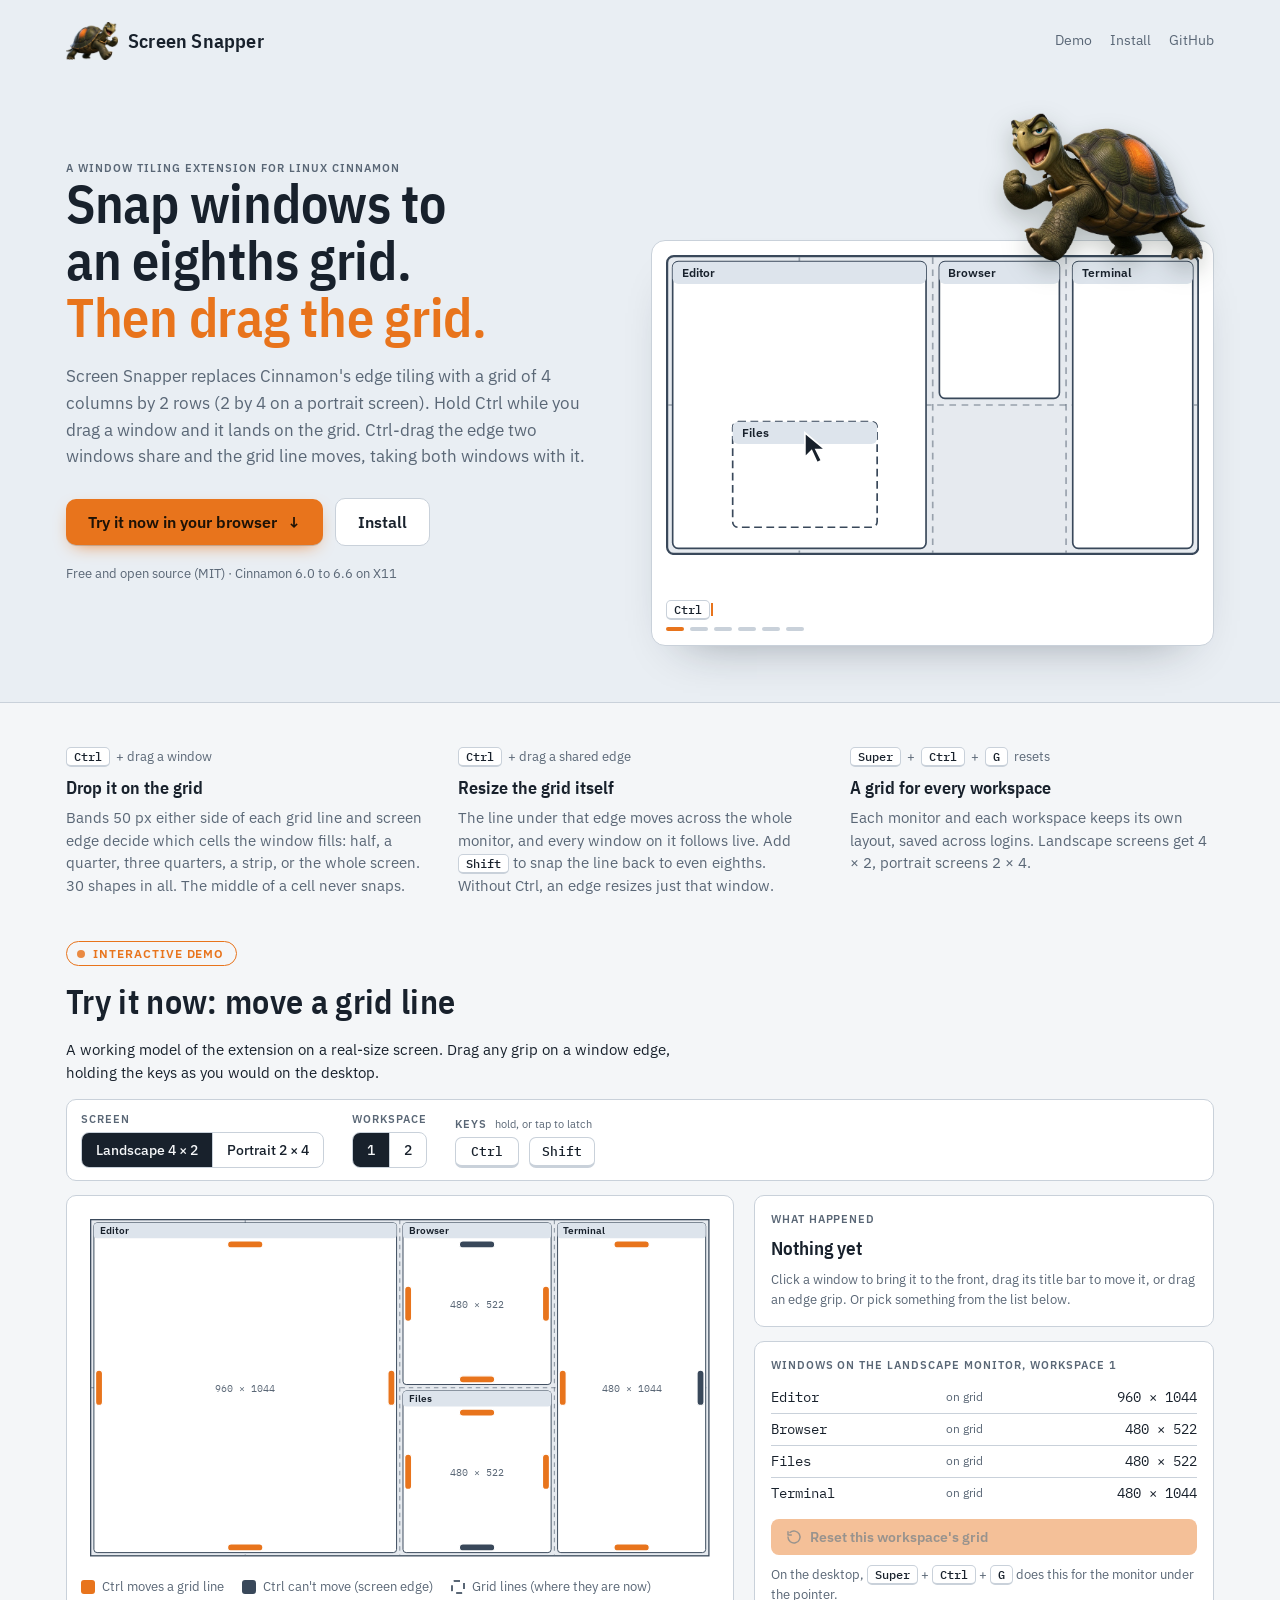
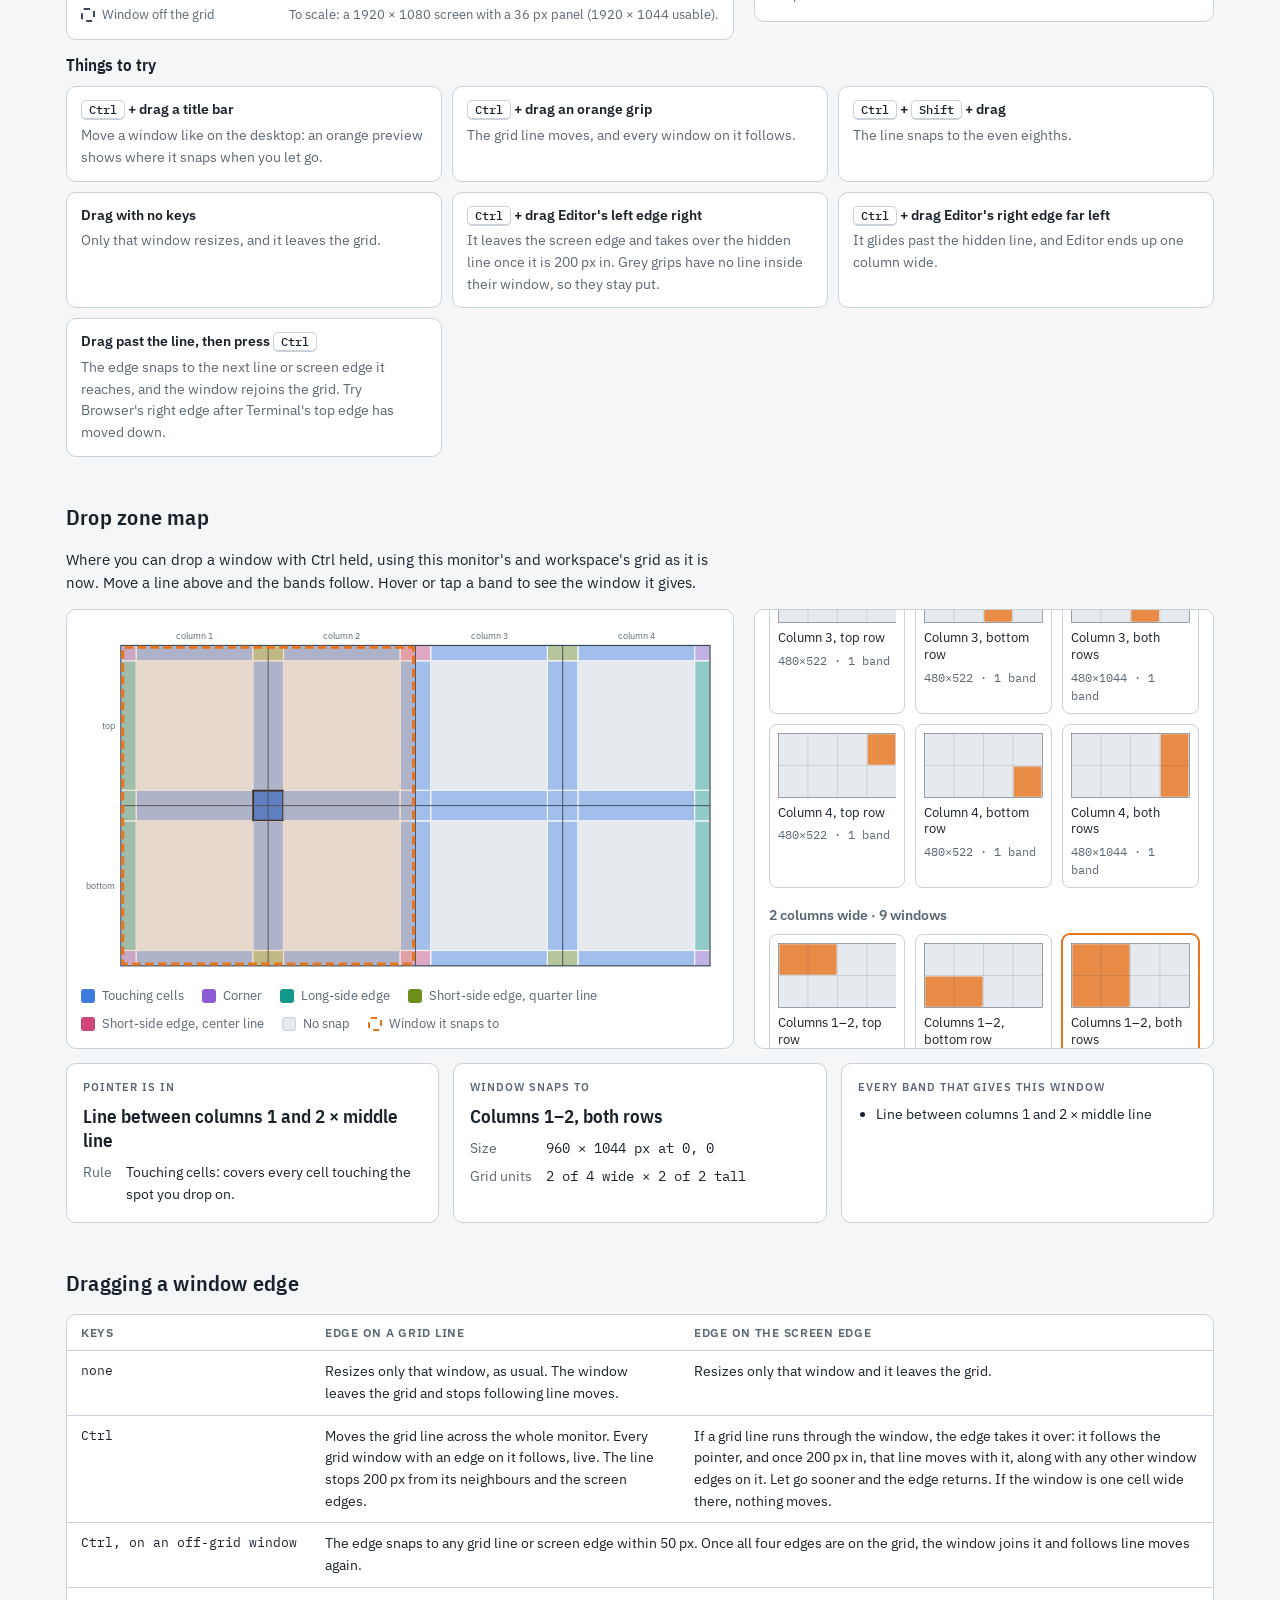
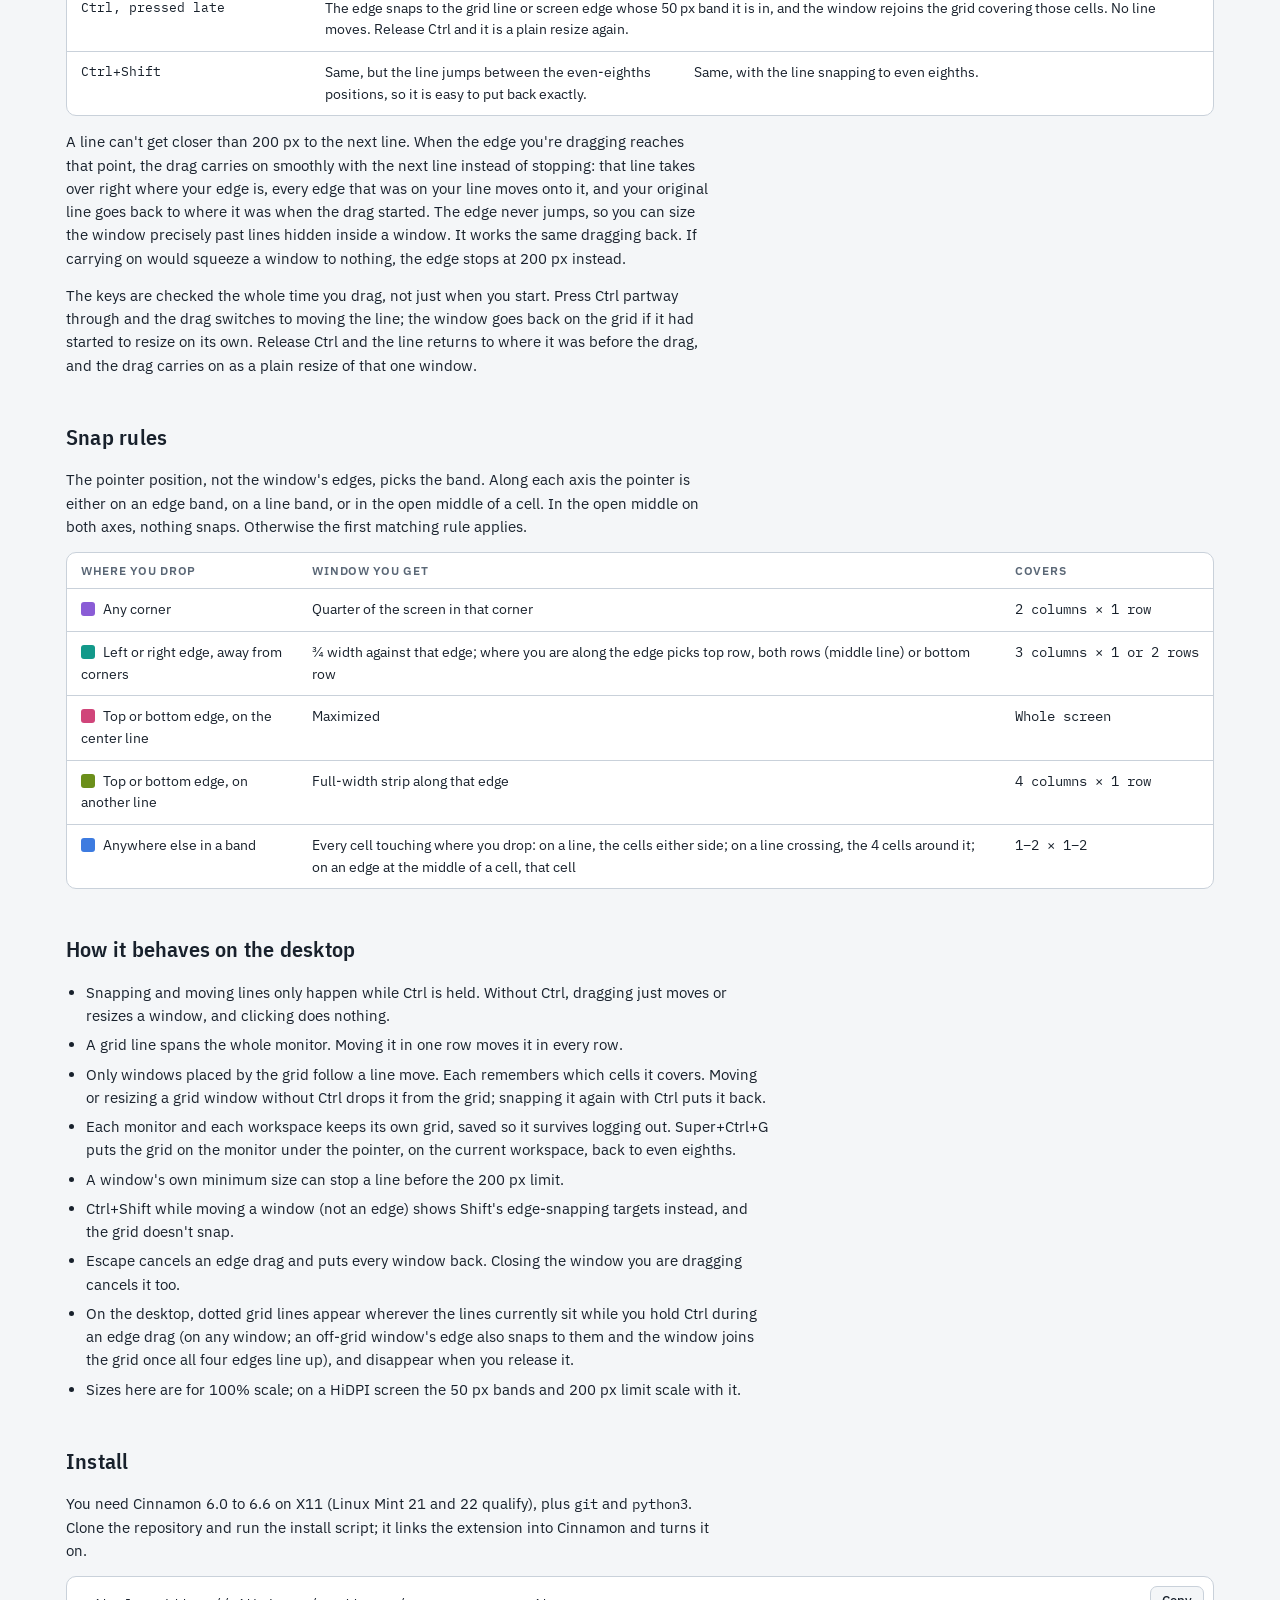
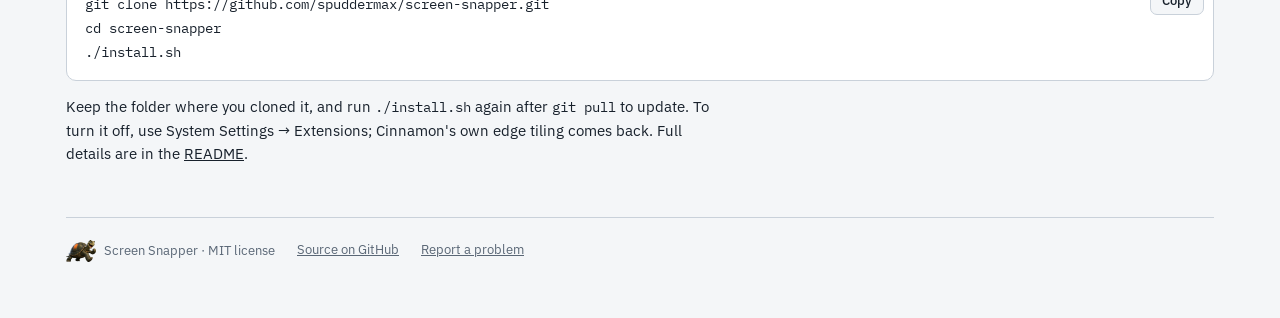
<file: docs/demo.html>
<!doctype html>
<meta charset="utf-8">
<title>Screen Snapper</title>
<meta http-equiv="refresh" content="0; url=./#try">
<link rel="canonical" href="./">
<p><a href="./#try">The Screen Snapper demo has moved here.</a></p>
</file>
